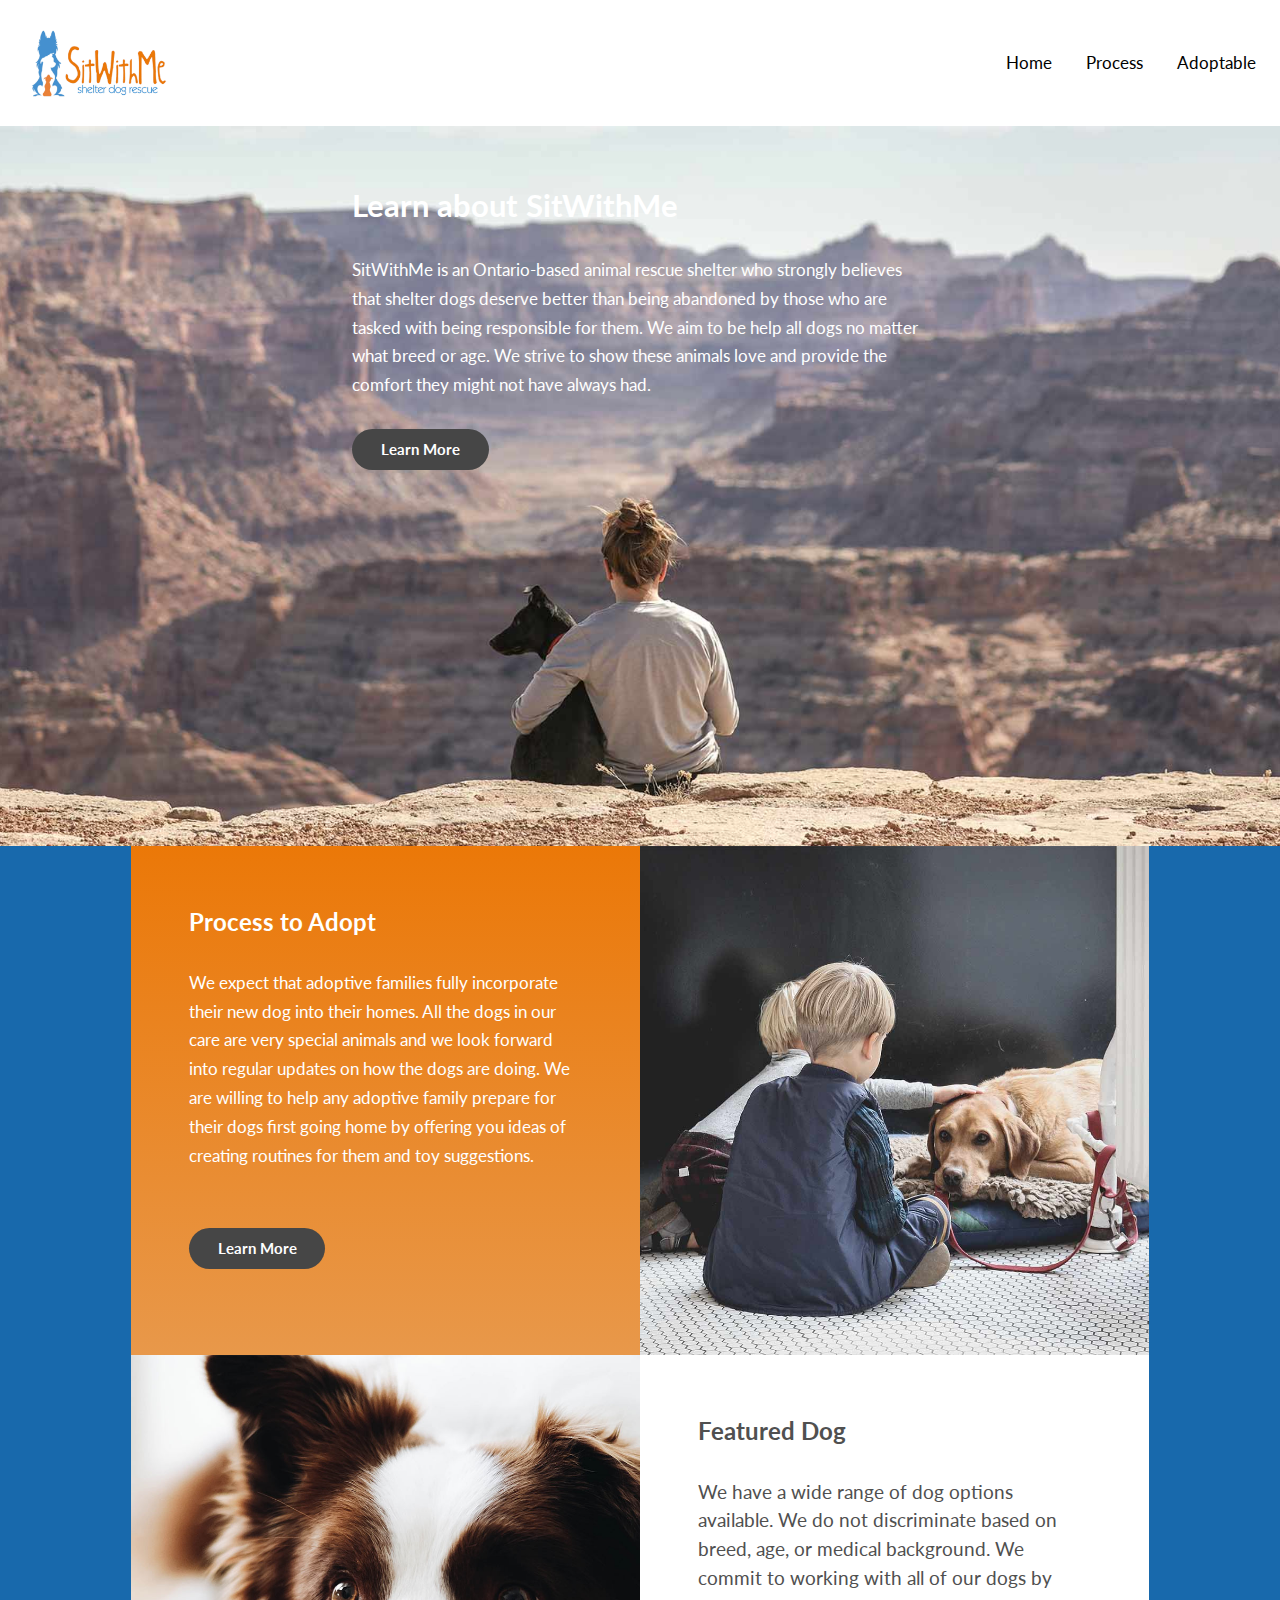
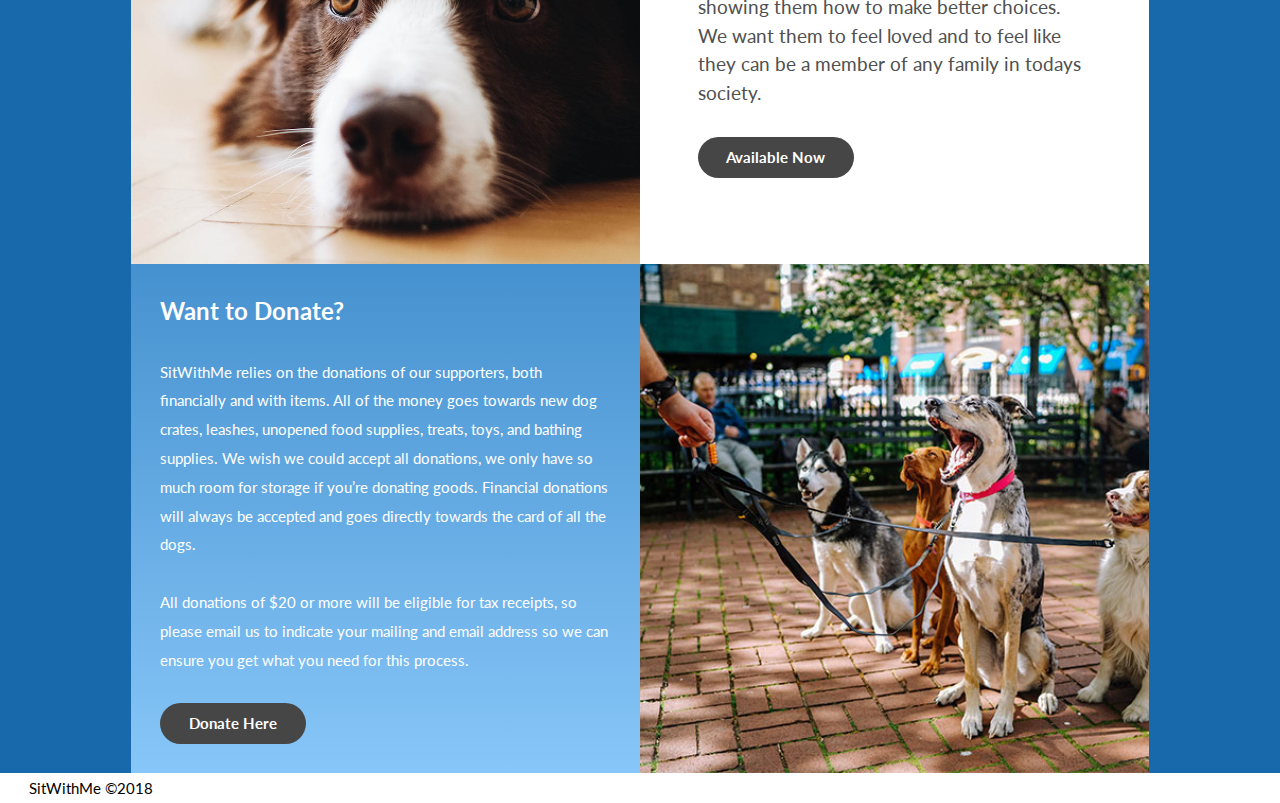
<file: index.html>
<!DOCTYPE html>
<html lang="en-ca">
<head>
  <meta charset="utf-8">
  <title>SitWithMe</title>
  <link rel="shortcut icon" href="favicon.ico">
  <link rel="icon" type="image/png" href="favicon-196.png">
  <meta name="viewport" content="width=device-width,initial-scale=1">
  <link href="css/modules.css" rel="stylesheet">
  <link href="css/grid.css" rel="stylesheet">
  <link href="css/type.css" rel="stylesheet">
  <link href="css/main.css" rel="stylesheet">
  <link href="https://fonts.googleapis.com/css?family=Lato:400,700,900" rel="stylesheet">
</head>
<body>

  <ul class="skip-links">
    <li><a href="#nav">Jump to nav</a></li>
    <li><a href="#main">Jump to main</a></li>
  </ul>

  <header role="banner" class="grid grid-middle heading-size" tabindex="0">

    <div class=" unit xs-0 s-0 m-1-4 l-1-4 halfsize">
      <a href="index.html">
        <img class="img-flex island" src="images/logo.png" alt="Sit With Me Logo">
      </a>
    </div>

    <nav role="navigation" id="nav" class="unit xs-1 s-1 m-3-4 l-3-4">
      <ul class="list-group-inline text-right push-0 pad-r">
        <li><a class="link-box milli gutter-1-2 current" href="index.html">Home</a></li>
        <li><a class="link-box milli gutter-1-2" href="adopt.html">Process</a></li>
        <li><a class="link-box milli gutter-1-2" href="rescues.html">Adoptable</a></li>
      </ul>
    </nav>
  </header>

  <main id="main" role="main" tabindex="0">
    <!-- banner here -->
    <section class="banner relative embed embed-16by9">
      <article class="max-length island-2 pin-rc pad-t-2 fixdiv embed-item">
        <h1 class="peta whitetext max-length">Learn about SitWithMe</h1>
        <p class="milli whitetext push-0 pad-b">SitWithMe is an Ontario-based animal rescue shelter who strongly believes that shelter dogs deserve better than being abandoned by those who are tasked with being responsible for them. We aim to be help all dogs no matter what breed or age. We strive to show these animals love and provide the comfort they might not have always had.</p>
        <div>
          <a class="text-center btn micro gutter bold" href="#">Learn More</a>
        </div>
      </article>
    </section>
    <!-- grid starts here -->
    <div class="bkgcolorblue">
      <div class="grid wrapper">
        <!-- Process to adopt -->
        <div class="unit xs-1 s-1 m-1-2 l-1-2 xl-1-2 orggrad">
          <div class="island-2">
            <h2 class="whitetext giga">Process to Adopt</h2>
            <p class="whitetext milli push-2">We expect that adoptive families fully incorporate their new dog into their homes. All the dogs in our care are very special animals and we look forward into regular updates on how the dogs are doing. We are willing to help any adoptive family prepare for their dogs first going home by offering you ideas of creating routines for them and toy suggestions.</p>
            <a class="text-center btn micro gutter bold" href="#">Learn More</a>
          </div>
        </div>
        <!-- image adopt -->
        <div class="unit xs-1 s-1 m-1-2 l-1-2 xl-1-2">
          <img class="img-flex" src="images/adopt-homepage.jpg" alt="">
        </div>

        <!-- image featured -->
        <div class="unit xs-1 s-1 m-1-2 l-1-2 xl-1-2">
          <img class="img-flex" src="images/featured-homepage.jpg" alt="">
        </div>
        <!-- featured dog -->
        <div class="unit xs-1 s-1 m-1-2 l-1-2 xl-1-2 bkgroundwhite">
          <div class="island-2">
            <h2 class="greytext giga">Featured Dog</h2>
            <p class="greytext kilo push">We have a wide range of dog options available. We do not discriminate based on breed, age, or medical background. We commit to working with all of our dogs by showing them how to make better choices. We want them to feel loved and to feel like they can be a member of any family in todays society.</p>
            <a class="text-center btn micro gutter bold" href="#">Available Now</a>
          </div>
        </div>

        <!-- Want to Donate -->
        <div class="unit xs-1 s-1 m-1-2 l-1-2 xl-1-2 bluegrad">
          <div class="island">
            <h2 class="giga whitetext bold">Want to Donate?</h2>
            <p class="micro whitetext">SitWithMe relies on the donations of our supporters, both financially and with items. All of the money goes towards new dog crates, leashes, unopened food supplies, treats, toys, and bathing supplies. We wish we could accept all donations, we only have so much room for storage if you’re donating goods. Financial donations will always be accepted and goes directly towards the card of all the dogs.</p>
            <p class="micro whitetext">All donations of $20 or more will be eligible for tax receipts, so please email us to indicate your mailing and email address so we can ensure you get what you need for this process.</p>
            <a class="text-center btn micro gutter bold" href="#">Donate Here</a>
          </div>
        </div>
        <!-- donate image -->
        <div class="unit xs-1 s-1 m-1-2 l-1-2 xl-1-2 img-container">
          <img class="img-flex" src="images/donate-homepage.jpg" alt="">
        </div>

      </div>
    </div>
  </main>

  <footer role="contentinfo" class="grid grid-middle">
    <div class="unit xs-1-2 s-1-2 m-1-2 l-1-2">
      <small class="gutter micro">SitWithMe ©2018</small>
    </div>

    <!-- <div class="unit xs-1-2 s-1-2 m-1-2 l-1-2 text-right pad-r">

      <ul class="list-group-inline island push-0">
        <li>
          <i class="icon i-size">
            <a href="#">
              <img class="img-flex" src="images/facebook.svg" alt="Facebook Button">
            </a>
          </i>
        </li>
        <li class="gutter-1-2">
          <i class="icon i-size">
            <a href="#">
              <img class="img-flex" src="images/twitter.svg" alt="Twitter Icon">
            </a>
          </i>
        </li>
        <li>
          <i class="icon i-size">
            <a href="#">
              <img class="img-flex" src="images/instagram.svg" alt="Instagram Icon">
            </a>
          </i>
        </li>
      </ul>

    </div> -->
  </footer>

</body>
</html>
</file>
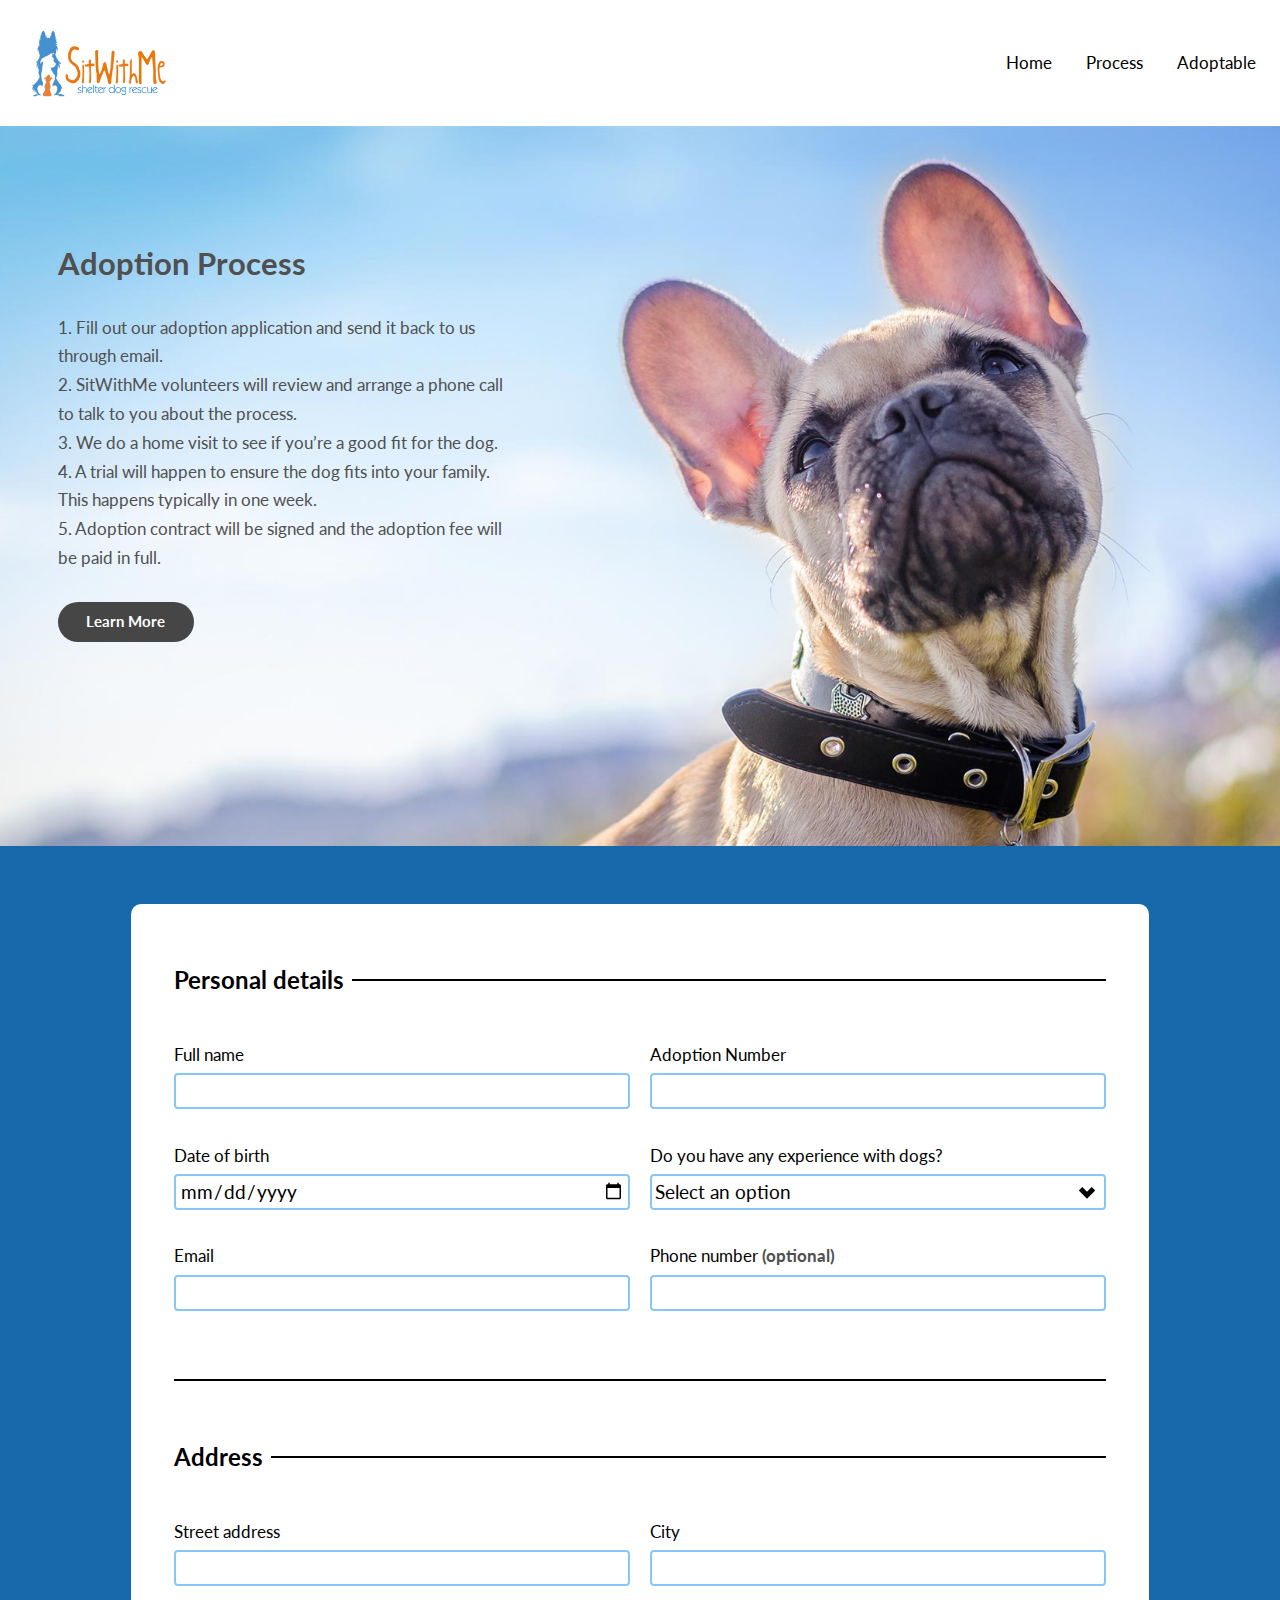
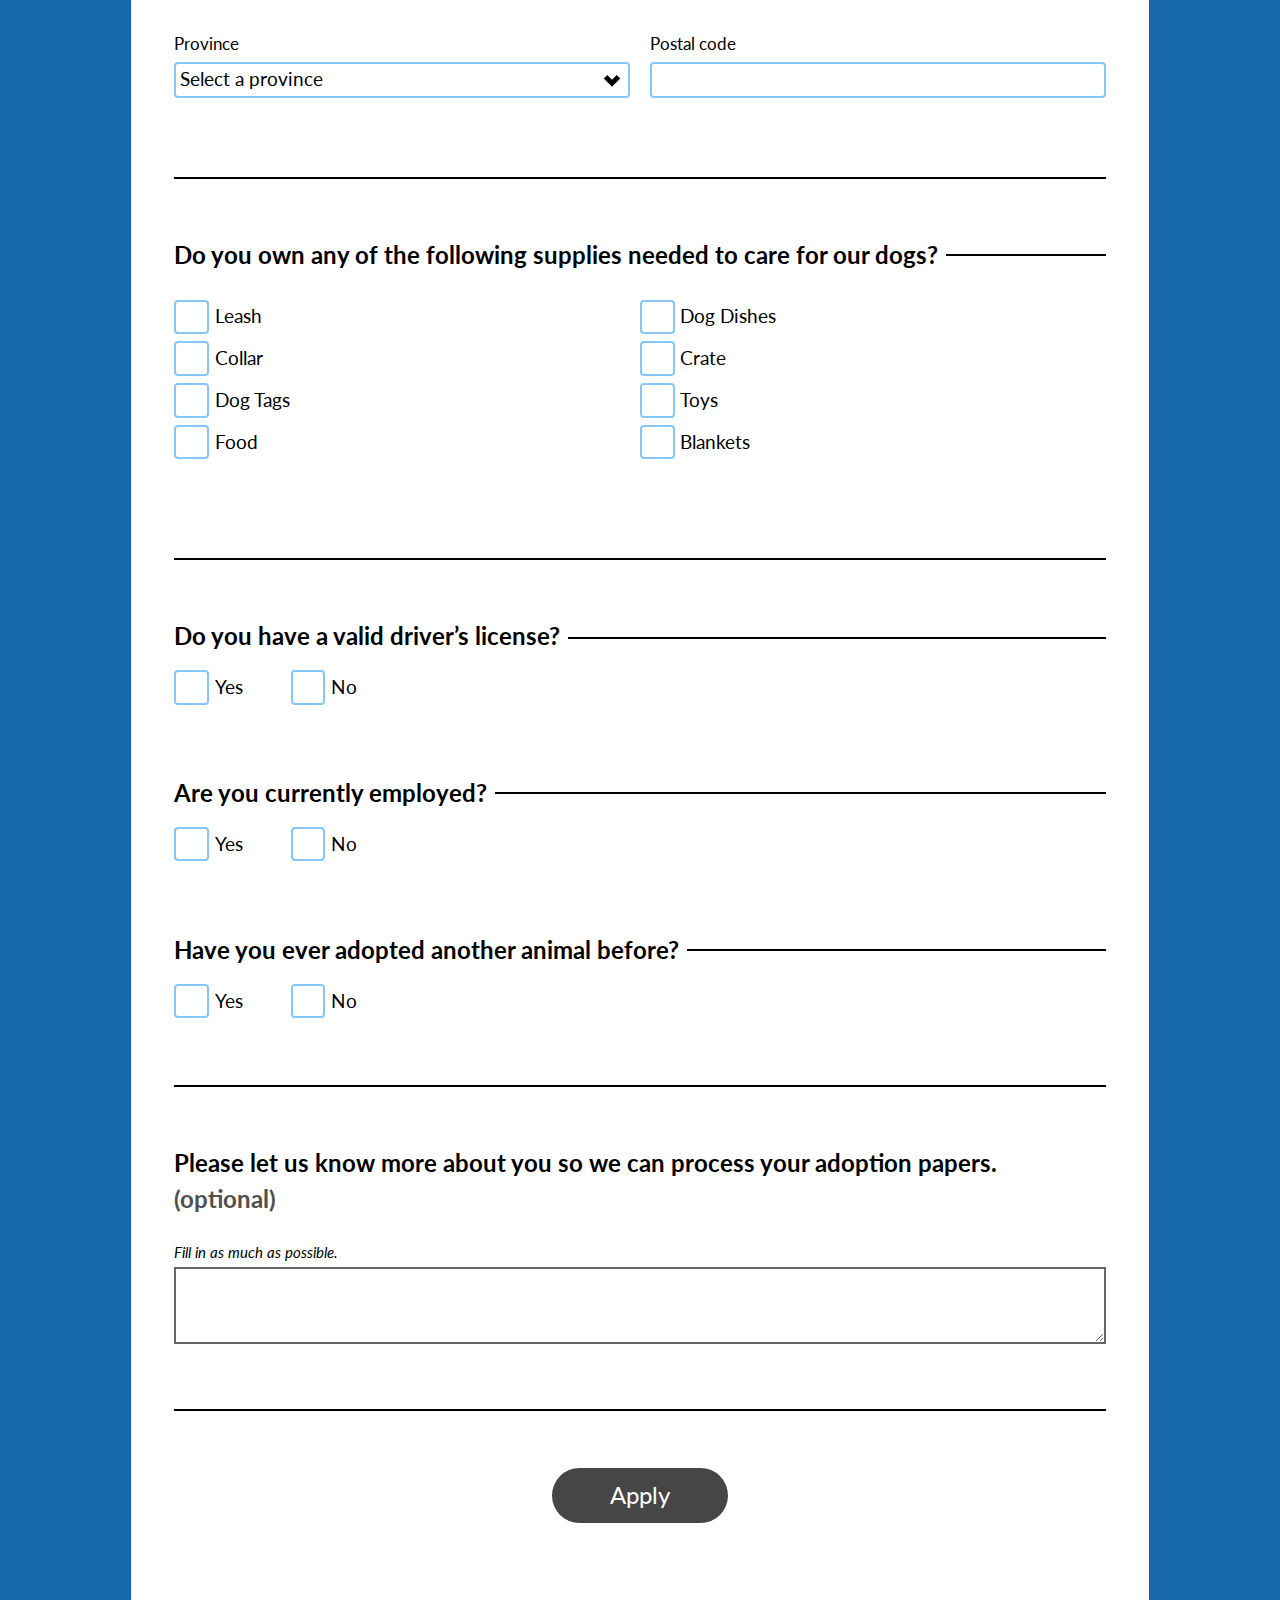
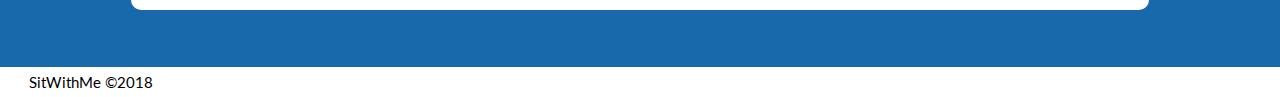
<file: adopt.html>
<!DOCTYPE html>
<html lang="en-ca">
<head>
  <meta charset="utf-8">
  <title>Process</title>
  <link rel="shortcut icon" href="favicon.ico">
  <link rel="icon" type="image/png" href="favicon-196.png">
  <meta name="viewport" content="width=device-width,initial-scale=1">
  <link href="css/modules.css" rel="stylesheet">
  <link href="css/grid.css" rel="stylesheet">
  <link href="css/type.css" rel="stylesheet">
  <link href="css/main.css" rel="stylesheet">
  <link href="https://fonts.googleapis.com/css?family=Lato:400,700,900" rel="stylesheet">
</head>
<body>

  <ul class="skip-links">
    <li><a href="#nav">Jump to nav</a></li>
    <li><a href="#main">Jump to main</a></li>
  </ul>

  <header role="banner" class="grid grid-middle heading-size" tabindex="0">

    <div class=" unit xs-0 s-0 m-1-4 l-1-4 halfsize">
      <a href="index.html">
        <img class="img-flex island" src="images/logo.png" alt="Sit With Me Logo">
      </a>
    </div>

    <nav role="navigation" id="nav" class="unit xs-1 s-1 m-3-4 l-3-4">
      <ul class="list-group-inline text-right push-0 pad-r">
        <li><a class="link-box milli gutter-1-2" href="index.html">Home</a></li>
        <li><a class="link-box milli gutter-1-2 current" href="adopt.html">Process</a></li>
        <li><a class="link-box milli gutter-1-2" href="rescues.html">Adoptable</a></li>
      </ul>
    </nav>
  </header>

  <main id="main" role="main" tabindex="0">
    <section class="banner-3 embed embed-16by9">
      <article class="pad-t-2 pin-cl gutter-2 max-width right pad-b embed-item">
        <h1 class="pad-t-2 peta greytext max-length">Adoption Process</h1>
        <p class="milli greytext push-0">1. Fill out our adoption application and send it back to us through email.</p>
        <p class="milli greytext push-0">2. SitWithMe volunteers will review and arrange a phone call to talk to you about the process.</p>
        <p class="milli greytext push-0">3. We do a home visit to see if you’re a good fit for the dog.</p>
        <p class="milli greytext push-0">4. A trial will happen to ensure the dog fits into your family. This happens typically in one week.</p>
        <p class="milli greytext push-0">5. Adoption contract will be signed and the adoption fee will be paid in full.</p>
        <div class="pad-t pad-b-2">
          <a class="text-center btn micro gutter bold" href="#">Learn More</a>
        </div>
      </article>
    </section>

    <section class="formbkg island-2">
      <div class="formpage island wrapper">

        <form class="wrapper gutter-1-2 island" method="post" action="https://formspree.io/pand0025@algonquinlive.com">
          <fieldset class="pad-b push-1-4">
            <legend class="push-1-4 giga">Personal details</legend>
            <div class="grid pad-t">
              <div class="unit push xs-1 s-1 m-1-2 l-1-2 pad-r">
                <label class="push-1-8 milli" for="name">Full name</label>
                <input class="push-1-8 pad-r" id="name" name="name" required>
              </div>
              <div class="unit push xs-1 s-1 m-1-2 l-1-2 pad-l">
                <label class="push-1-8 milli" for="call">Adoption Number</label>
                <input class="push-1-8" id="call" name="call" required>
              </div>
              <div class="unit push xs-1 s-1 m-1-2 l-1-2 pad-r">
                <label class="push-1-8 milli" for="date">Date of birth</label>
                <input class="push-1-8" id="date" type="date" name="date" required>
              </div>
              <div class="unit push xs-1 s-1 m-1-2 l-1-2 pad-l">
                <label class="push-1-8 milli" for="experiences">Do you have any experience with dogs?</label>
                <select class="push-1-8" id="experiences" name="experiences">
                  <option value="">Select an option</option>
                  <option>No, but I've always wanted one.</option>
                  <option>No, but I've spent lots of time with them.</option>
                  <option>Yes, I used to have one.</option>
                  <option>Yes, I currently own one.</option>
                  <option>Yes, I have more than one.</option>
                  <option>Other</option>
                </select>
              </div>
              <div class="unit push xs-1 s-1 m-1-2 l-1-2 pad-r">
                <label class="push-1-8 milli" for="email">Email</label>
                <input class="push-1-8" id="email" type="email" name="email" required>
              </div>
              <div class="unit push xs-1 s-1 m-1-2 l-1-2 pad-l">
                <label class="push-1-8 milli" for="tel">Phone number <span class="greytext bold">(optional)</span></label>
                <input id="tel" type="tel" name="tel" required>
              </div>
            </div>
          </fieldset>
          <hr class="push-2">
          <fieldset class="push-1-4 pad-b">
            <legend class="push-1-4 giga">Address</legend>
            <div class="grid pad-t">
              <div class="unit push xs-1 s-1 m-1-2 l-1-2 pad-r">
                <label class="push-1-8 milli" for="address">Street address</label>
                <input class="push-1-2" id="address" name="address" required>
              </div>
              <div class="unit push xs-1 s-1 m-1-2 l-1-2 pad-l">
                <label class="push-1-8 milli" for="city">City</label>
                <input class="push-1-2" id="city" name="city" required>
              </div>
              <div class="unit push xs-1 s-1 m-1-2 l-1-2 pad-r">
                <label class="push-1-8 milli" for="province">Province</label>
                <select class="push-1-2" id="province" name="province">
                  <option value="">Select a province</option>
                  <option>Alberta</option>
                  <option>British Columbia</option>
                  <option>Manitoba</option>
                  <option>New Brunswick</option>
                  <option>Newfoundland & Labrador</option>
                  <option>Northwest Territories</option>
                  <option>Nova Scotia</option>
                  <option>Nunavut</option>
                  <option>Ontario</option>
                  <option>Prince Edward Island</option>
                  <option>Québec</option>
                  <option>Saskatchewan</option>
                  <option>Yukon</option>
                </select>
              </div>
              <div class="unit push xs-1 s-1 m-1-2 l-1-2 pad-l">
                <label class="push-1-8 milli" for="postal">Postal code</label>
                <input class="push-1-2" id="postal" name="postal" required>
              </div>
            </div>
          </fieldset>
          <hr class="push-2">

          <fieldset class="push-1-8 pad-b-2">
            <legend class="giga push-1-2">Do you own any of the following supplies needed to care for our dogs?</legend>
            <div class="grid pad-t-1-4">
              <div class="unit push xs-1 s-1 m-1-2 l-1-2">
                <div class="push-1-4">
                  <input id="leash" type="checkbox" name="leash" required>
                  <label for="leash">Leash</label>
                </div>
                <div class="push-1-4">
                  <input id="collar" type="checkbox" name="collar" required>
                  <label for="collar">Collar</label>
                </div>
                <div class="push-1-4">
                  <input id="dog-tag" type="checkbox" name="dog-tag" required>
                  <label for="dog-tag">Dog Tags</label>
                </div>
                <div class="push-1-4">
                  <input id="food" type="checkbox" name="food" required>
                  <label for="food">Food</label>
                </div>
              </div>
              <div class="unit push xs-1 s-1 m-1-2 l-1-2">
                <div class="push-1-4">
                  <input id="dishes" type="checkbox" name="dishes" required>
                  <label for="dishes">Dog Dishes</label>
                </div>
                <div class="push-1-4">
                  <input id="crate" type="checkbox" name="crate" required>
                  <label for="crate">Crate</label>
                </div>
                <div class="push-1-4">
                  <input id="tugtoy" type="checkbox" name="tugtoy" required>
                  <label for="tugtoy">Toys</label>
                </div>
                <div class="push-1-4">
                  <input id="blankie" type="checkbox" name="blankie" required>
                  <label for="blankie">Blankets</label>
                </div>
              </div>
            </div>
          </fieldset>
          <hr class="push-2">
          <fieldset>
            <legend class="pad-b-1-8 giga push-1-4">Do you have a valid driver’s license?</legend>
            <div class="push">
              <input id="validy" type="radio" name="driverlice" required>
              <label class="push-r-1-2" for="validy">Yes</label>
              <input id="validn" type="radio" name="driverlice" required>
              <label class="gutter" for="validn">No</label>
            </div>
          </fieldset>
          <fieldset>
            <legend class="push-1-4 giga pad-b-1-8 pad-t-1-8">Are you currently employed?</legend>
            <div class="push">
              <input id="validye" type="radio" name="employeeed" required>
              <label class="push-r-1-2" for="validye">Yes</label>
              <input id="validne" type="radio" name="employeeed" required>
              <label class="gutter" for="validne">No</label>
            </div>
          </fieldset>
          <fieldset class="push-2">
            <legend class="giga push-1-4 pad-b-1-8 pad-t-1-8">Have you ever adopted another animal before?</legend>
            <div>
              <div>
                <input id="validyeq" type="radio" name="dogbef" required>
                <label class="push-r-1-2" for="validyeq">Yes</label>
                <input id="validneq" type="radio" name="dogbef" required>
                <label class="gutter" for="validneq">No</label>
              </div>
            </div>
          </fieldset>
          <hr class="push-2">
          <fieldset class="push-2">
            <legend class="giga push-1-2">Please let us know more about you so we can process your adoption papers. <span class="greytext">(optional)</span></legend>
            <div>
              <label class="micro italic" for="questionaire">Fill in as much as possible.</label>
              <textarea id="questionaire" name="questionaire"></textarea>
            </div>
          </fieldset>
          <hr>
          <div class="text-center pad-t pad-b">
            <button class="giga btn gutter-2" type="submit">Apply</button>
          </div>
        </form>

      </div>
    </section>
  </main>

  <footer role="contentinfo" class="grid grid-middle">
    <div class="unit xs-1-2 s-1-2 m-1-2 l-1-2">
      <small class="gutter micro">SitWithMe ©2018</small>
    </div>

    <!--<div class="unit xs-1-2 s-1-2 m-1-2 l-1-2 text-right pad-r">

      <ul class="list-group-inline island push-0">
        <li>
          <i class="icon i-size">
            <a href="#">
              <img class="img-flex" src="images/facebook.svg" alt="Facebook Icon">
            </a>
          </i>
        </li>
        <li class="gutter-1-2">
          <i class="icon i-size">
            <a href="#">
              <img class="img-flex" src="images/twitter.svg" alt="Twitter Icon">
            </a>
          </i>
        </li>
        <li>
          <i class="icon i-size">
            <a href="#">
              <img class="img-flex" src="images/instagram.svg" alt="Instagram Icon">
            </a>
          </i>
        </li>
      </ul>

    </div> -->
  </footer>

</body>
</html>
</file>
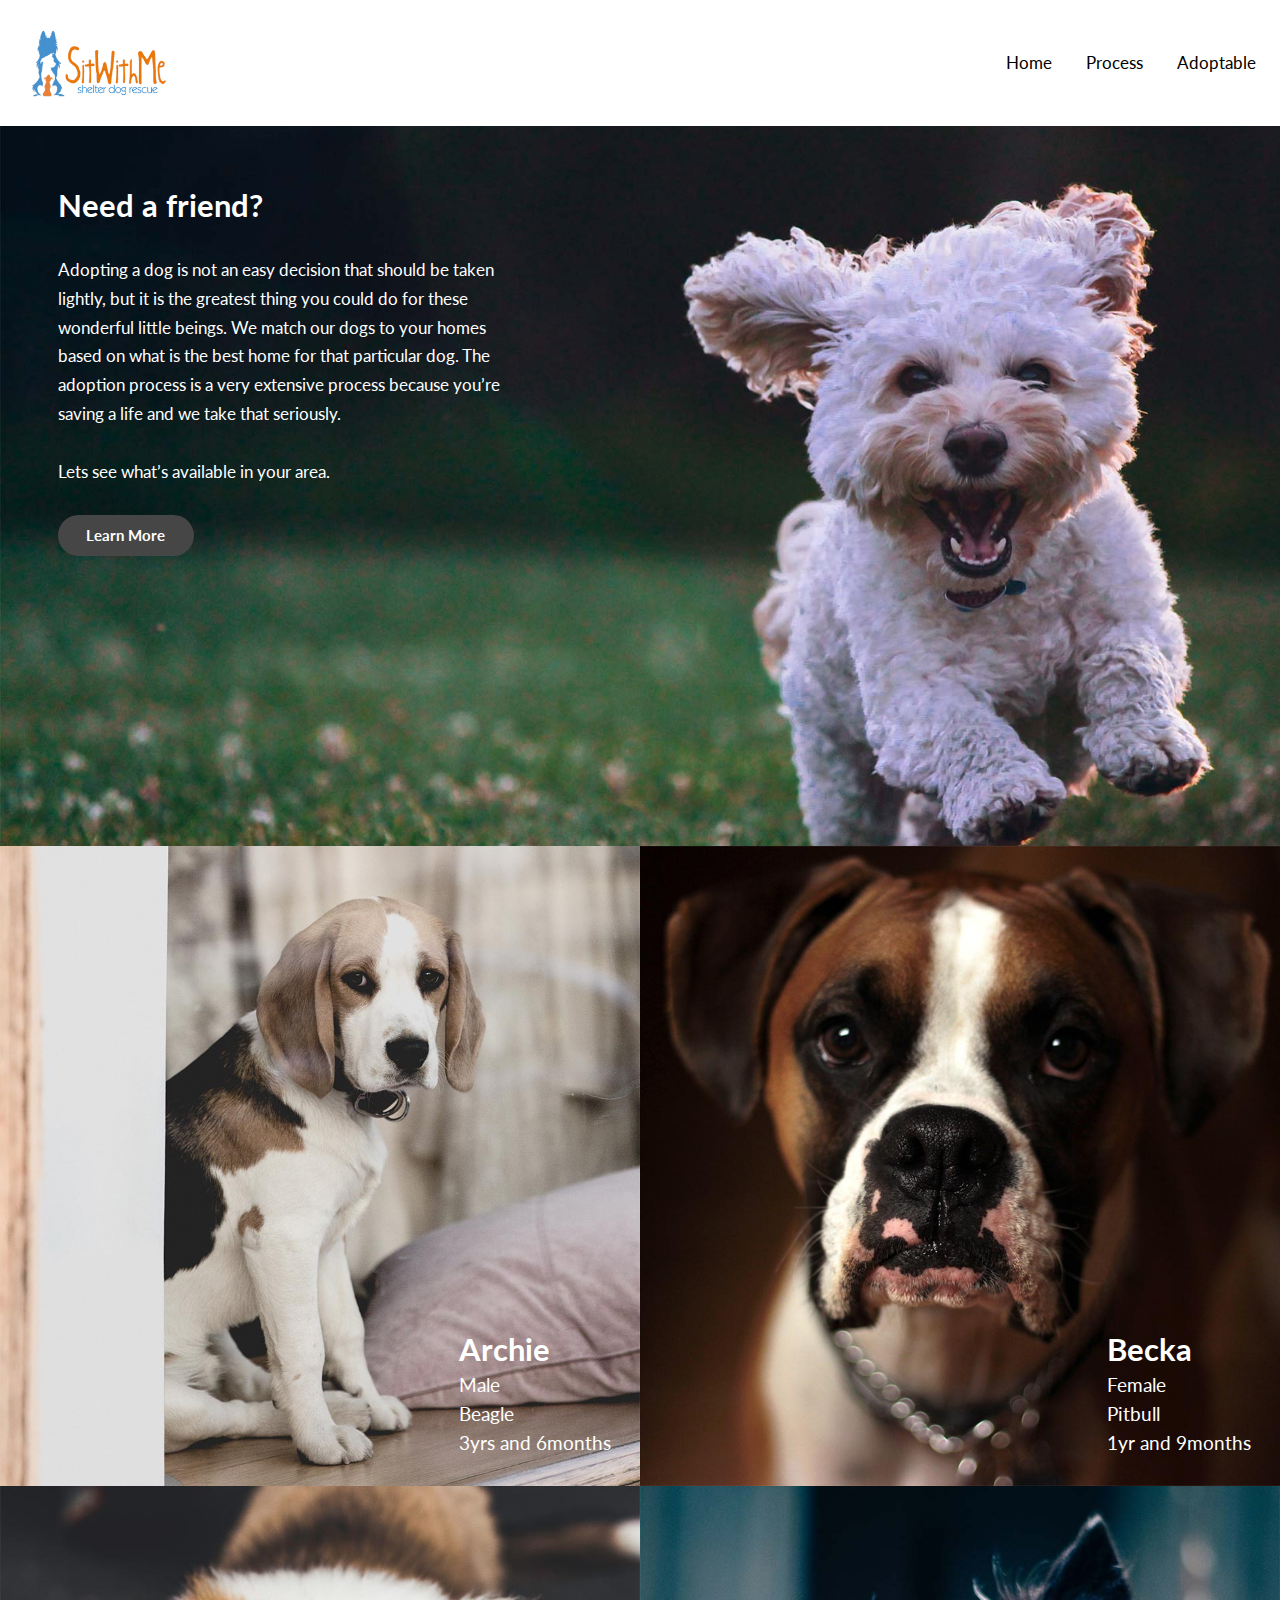
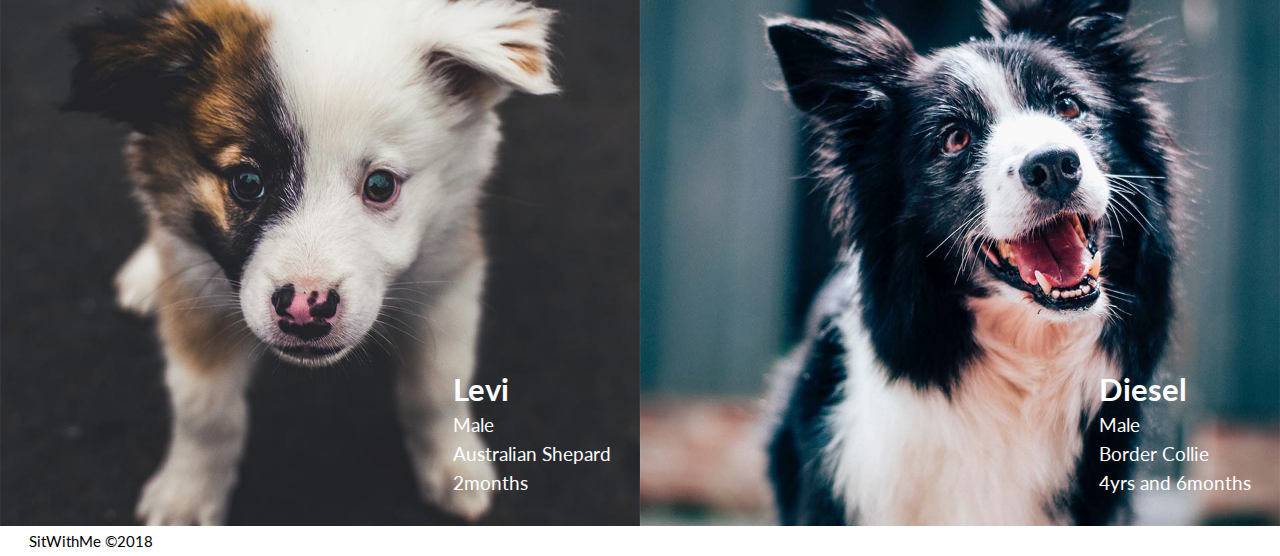
<file: rescues.html>
<!DOCTYPE html>
<html lang="en-ca">
<head>
  <meta charset="utf-8">
  <title>Adoptable</title>
  <link rel="shortcut icon" href="favicon.ico">
  <link rel="icon" type="image/png" href="favicon-196.png">
  <meta name="viewport" content="width=device-width,initial-scale=1">
  <link href="css/modules.css" rel="stylesheet">
  <link href="css/grid.css" rel="stylesheet">
  <link href="css/type.css" rel="stylesheet">
  <link href="css/main.css" rel="stylesheet">
  <link href="https://fonts.googleapis.com/css?family=Lato:400,700,900" rel="stylesheet">
</head>
<body>

  <ul class="skip-links">
    <li><a href="#nav">Jump to nav</a></li>
    <li><a href="#main">Jump to main</a></li>
  </ul>

  <header role="banner" class="grid grid-middle heading-size">

    <div class=" unit xs-0 s-0 m-1-4 l-1-4 halfsize">
      <a href="index.html">
        <img class="img-flex island" src="images/logo.png" alt="Sit With Me Logo">
      </a>
    </div>

    <nav role="navigation" id="nav" class="unit xs-1 s-1 m-3-4 l-3-4">
      <ul class="list-group-inline text-right push-0 pad-r">
        <li><a class="link-box milli gutter-1-2" href="index.html">Home</a></li>
        <li><a class="link-box milli gutter-1-2" href="adopt.html">Process</a></li>
        <li><a class="link-box milli gutter-1-2 current" href="rescues.html">Adoptable</a></li>
      </ul>
    </nav>
  </header>

  <main id="main" role="main" tabindex="0">
    <section class="banner-2 embed embed-16by9">
      <article class="pin-l max-width gutter-2 island-2 right embed-item">
        <h1 class="peta whitetext max-length">Need a friend?</h1>
        <p class="milli whitetext push-0 pad-b">Adopting a dog is not an easy decision that should be taken lightly, but it is the greatest thing you could do for these wonderful little beings. We match our dogs to your homes based on what is the best home for that particular dog. The adoption process is a very extensive process because you’re saving a life and we take that seriously.</p>
        <p class="milli whitetext push-0 pad-b">Lets see what’s available in your area.</p>
        <div>
          <a class="text-center btn micro gutter bold" href="#">Learn More</a>
        </div>
      </article>
    </section>

    <div class="grid">

      <div class="unit xs-1 s-1 m-1-2 l-1-2 relative">
        <a class="dog-hover" href="#">
          <div class="absolute pin-rb island zindex-3">
            <h2 class="push-0 whitetext">Archie</h2>
            <p class="push-0 whitetext">Male</p>
            <p class="push-0 whitetext">Beagle</p>
            <p class="push-0 whitetext">3yrs and 6months</p>
          </div>
          <img class="img-flex" src="images/dog-1.jpg" alt="image of Archie the beagle 3 year old adoptable dog">
        </a>
      </div>

      <div class="unit xs-1 s-1 m-1-2 l-1-2 colourhover relative">
        <a class="dog-hover" href="#">
          <div class="absolute pin-rb island">
            <h2 class="push-0 whitetext">Becka</h2>
            <p class="push-0 whitetext">Female</p>
            <p class="push-0 whitetext">Pitbull</p>
            <p class="push-0 whitetext">1yr and 9months</p>
          </div>
          <img class="img-flex" src="images/dog-2.jpg" alt="image of Archie the beagle 3 year old adoptable dog">
        </a>
      </div>

      <div class="unit xs-1 s-1 m-1-2 l-1-2 colourhover relative">
        <a class="dog-hover" href="#">
          <div class="absolute pin-rb island">
            <h2 class="push-0 whitetext">Levi</h2>
            <p class="push-0 whitetext">Male</p>
            <p class="push-0 whitetext">Australian Shepard</p>
            <p class="push-0 whitetext">2months</p>
          </div>
          <img class="img-flex" src="images/dog-3.jpg" alt="image of Archie the beagle 3 year old adoptable dog">
        </a>
      </div>

      <div class="unit xs-1 s-1 m-1-2 l-1-2 colourhover relative">
        <a class="dog-hover" href="#">
          <div class="absolute pin-rb island">
            <h2 class="push-0 whitetext">Diesel</h2>
            <p class="push-0 whitetext">Male</p>
            <p class="push-0 whitetext">Border Collie</p>
            <p class="push-0 whitetext">4yrs and 6months</p>
          </div>
          <img class="img-flex" src="images/dog-4.jpg" alt="image of Archie the beagle 3 year old adoptable dog">
        </a>
      </div>
    </div>
  </main>

  <footer role="contentinfo" class="grid grid-middle">
    <div class="unit xs-1-2 s-1-2 m-1-2 l-1-2">
      <small class="gutter micro">SitWithMe ©2018</small>
    </div>

    <!-- <div class="unit xs-1-2 s-1-2 m-1-2 l-1-2 text-right pad-r">

      <ul class="list-group-inline island push-0">
        <li>
          <i class="icon i-size">
            <a href="#">
              <img class="img-flex" src="images/facebook.svg" alt="Facebook Icon">
            </a>
          </i>
        </li>
        <li class="gutter-1-2">
          <i class="icon i-size">
            <a href="#">
              <img class="img-flex" src="images/twitter.svg" alt="Twitter Icon">
            </a>
          </i>
        </li>
        <li>
          <i class="icon i-size">
            <a href="#">
              <img class="img-flex" src="images/instagram.svg" alt="Instagram Icon">
            </a>
          </i>
        </li>
      </ul>

    </div> -->
  </footer>

</body>
</html>
</file>
<file: css/modules.css>
/*
 * Modulifier || Code released under the UNLICENSE
 * Code under other copyrights & licenses listed below.
 * https://modulifier.web-dev.tools/#responsive;images;list-group;embed;media-object;icons;hidden;positioning;nice-lists;forms;buttons;accessibility;print
 */

@-moz-viewport { width: device-width; scale: 1; }
@-ms-viewport { width: device-width; scale: 1; }
@-o-viewport { width: device-width; scale: 1; }
@-webkit-viewport { width: device-width; scale: 1; }
@viewport { width: device-width; scale: 1; }

html {
  box-sizing: border-box;
  -moz-text-size-adjust: 100%;
  -ms-text-size-adjust: 100%;
  -webkit-text-size-adjust: 100%;
  text-size-adjust: 100%;
}

*, *::before, *::after {
  box-sizing: inherit;
}

body {
  margin: 0;
}

article,
aside,
details,
figcaption,
figure,
footer,
header,
main,
menu,
nav,
section,
summary {
  display: block;
}

audio,
canvas,
progress,
video {
  display: inline-block;
  vertical-align: baseline;
}

template {
  display: none;
}

details {
  cursor: pointer;
}

audio:not([controls]) {
  display: none;
  height: 0;
}

a,
area,
button,
input,
label,
select,
textarea,
[tabindex] {
  -ms-touch-action: manipulation;
  touch-action: manipulation;
}

img {
  border: 0;
}

.img-flex,
.img-flex img {
  display: block;
  width: 100%;
}

svg {
  fill: currentColor;
}

svg:not(:root) {
  overflow: hidden;
}

svg.img-flex {
  width: 100%;
  height: 100%;
}

.image-replacement, .ir {
  overflow: hidden;
  direction: ltr;
  text-align: left;
  text-indent: 100%;
  white-space: nowrap;
}

.list-group, .list-group-inline, .list-group--inline {
  padding-left: 0;
  list-style-type: none;
}

.list-group > dd {
  margin-left: 0;
}

.list-group-inline::before,
.list-group-inline::after,
.list-group--inline::before,
.list-group--inline::after {
  content: "";
  display: table;
}

.list-group-inline::after,
.list-group--inline::after {
  clear: both;
}

.list-group-inline > li,
.list-group--inline > li {
  display: inline-block;
}

.list-group-inline > dt,
.list-group--inline > dt {
  clear: left;
  float: left;
  width: 11em;
}

.list-group-inline > dd,
.list-group--inline > dd {
  float: left;
  min-width: 12em;
}

.embed {
  margin-left: 0;
  margin-right: 0;
  overflow: hidden;
  position: relative;
  width: 100%;
}

.embed-1by1, .embed--1by1 {
  padding-top: 100%; /* Square */
}

.embed-4by3, .embed--4by3 {
  padding-top: 75%; /* Traditional TV/computer screens */
}

.embed-iso216, .embed--iso216 {
  padding-top: 70.92%; /* A-standard paper sizes */
}

.embed-3by2, .embed--3by2 {
  padding-top: 66.6%; /* Classic 35 mm film & most digital photos, landscape */
}

.embed-2by3, .embed--2by3 {
  padding-top: 150%; /* Classic 35 mm film & most digital photos, portrait */
}

.embed-golden, .embed--golden {
  padding-top: 61.8%; /* The Golden Ratio */
}

.embed-16by9, .embed--16by9 {
  padding-top: 56.25%; /* HD TV */
}

.embed-185by100, .embed--185by100 {
  padding-top: 54.05%; /* Common widescreen cinema */
}

.embed-24by10, .embed--24by10 {
  padding-top: 41.667%; /* Widescreen cinema: 2.4:1 */
}

.embed-3by1, .embed--3by1 {
  padding-top: 33.3333%; /* Panorama photos */
}

.embed-4by1, .embed--4by1 {
  padding-top: 25%; /* Polyvision */
}

.embed-5by1, .embed--5by1 {
  padding-top: 20%; /* Really wide... */
}

.embed-item, .embed__item {
  min-height: 100%;
  left: 0;
  position: absolute;
  top: 0;
  width: 100%;
}

.media {
  overflow: hidden;
}

.media-img, .media__img {
  float: left;
}

.media-img-reversed, .media__img--reversed {
  float: right;
}

.media-img-stacked, .media__img--stacked {
  float: none;
}

.media-body, .media__body {
  overflow: hidden;
  min-width: 12em; /* Slightly less than 200px, responsiveness built in */
}

.icon {
  display: inline-block;
  position: relative;
  background: transparent none no-repeat center center;
  background-size: contain;
  vertical-align: middle;
}

.i-16, .i--16 {
  height: 16px;
  width: 16px;
}

.i-18, .i--18 {
  height: 18px;
  width: 18px;
}

.i-20, .i--20 {
  height: 20px;
  width: 20px;
}

.i-24, .i--24 {
  height: 24px;
  width: 24px;
}

.i-32, .i--32 {
  height: 32px;
  width: 32px;
}

.i-48, .i--48 {
  height: 48px;
  width: 48px;
}

.i-64, .i--64 {
  height: 64px;
  width: 64px;
}

.i-96, .i--96 {
  height: 96px;
  width: 96px;
}

.i-128, .i--128 {
  height: 128px;
  width: 128px;
}

.i-192, .i--192 {
  height: 192px;
  width: 192px;
}

.i-256, .i--256 {
  height: 256px;
  width: 256px;
}

.icon img,
.icon svg {
  left: 0;
  height: 100%;
  position: absolute;
  top: 0;
  width: 100%;
  fill: currentColor;
}

.icon-label {
  vertical-align: middle;
}

.icon-link,
.icon-link:focus,
.icon-link:hover {
  text-decoration: none;
}

[hidden], .hidden {
  /* stylelint-disable declaration-no-important */
  display: none !important;
  visibility: hidden !important;
  /* stylelint-enable */
}

.visually-hidden {
  height: 1px;
  margin: -1px;
  overflow: hidden;
  padding: 0;
  position: absolute;
  width: 1px;
  border: 0;
  clip: rect(0 0 0 0);
  clip-path: inset(50%);
}

.visually-hidden.focusable:active, .visually-hidden.focusable:focus {
  height: auto;
  margin: 0;
  overflow: visible;
  position: static;
  width: auto;
  clip: auto;
  clip-path: none;
}

.invisible {
  visibility: hidden;
}

.chop,
.crop {
  overflow: hidden;
}

.truncate {
  max-width: 100%;
  overflow: hidden;
  width: 100%;
  text-overflow: ellipsis;
  white-space: nowrap;
}

.scrollable {
  max-width: 100%;
  overflow-x: auto;
  overflow-y: hidden;
  -webkit-overflow-scrolling: touch;
}

.clearfix::after {
  content: " ";
  display: block;
  clear: both;
}

.left {
  float: left;
}

.right {
  float: right;
}

.center-text,
.center-flow {
  text-align: center;
}

.center-block {
  margin-left: auto;
  margin-right: auto;
}

.no-auto-margins,
.not-centered {
  /* stylelint-disable declaration-no-important */
  margin-left: 0 !important;
  margin-right: 0 !important;
  /* stylelint-enable */
}

.center-content,
.center-content-vertical,
.center-contents,
.center-contents-vertical {
  display: -webkit-flex;
  display: -ms-flexbox;
  display: flex;
  -webkit-justify-content: center;
  -ms-flex-pack: center;
  justify-content: center;
  -webkit-align-items: center;
  -ms-flex-align: center;
  align-items: center;
  -webkit-align-content: center;
  -ms-flex-line-pack: center;
  align-content: center;
  -webkit-flex-direction: column wrap;
  -ms-flex-direction: column wrap;
  flex-flow: column wrap;
}

.center-content-start,
.center-content-vertical-start,
.center-contents-start,
.center-contents-vertical-start {
  display: -webkit-flex;
  display: -ms-flexbox;
  display: flex;
  -webkit-justify-content: center;
  -ms-flex-pack: center;
  justify-content: center;
  -webkit-flex-direction: column wrap;
  -ms-flex-direction: column wrap;
  flex-flow: column wrap;
}

.center-content-horizontal,
.center-contents-horizontal {
  display: -webkit-flex;
  display: -ms-flexbox;
  display: flex;
  -webkit-justify-content: center;
  -ms-flex-pack: center;
  justify-content: center;
  -webkit-align-items: center;
  -ms-flex-align: center;
  align-items: center;
  -webkit-align-content: center;
  -ms-flex-line-pack: center;
  align-content: center;
  -webkit-flex-direction: row wrap;
  -ms-flex-direction: row wrap;
  flex-flow: row wrap;
}

.inline {
  display: inline;
}

.block {
  display: block;
}

.inline-block, .ib {
  display: inline-block;
}

.valign-top {
  vertical-align: top;
}

.valign-bottom {
  vertical-align: bottom;
}

.valign-middle {
  vertical-align: middle;
}

.fixed {
  position: fixed;
}

.relative {
  position: relative;
}

[class*="pin-"],
.absolute {
  position: absolute;
}

.static {
  position: static;
}

.zindex-1 {
  z-index: 1;
}

.zindex-2 {
  z-index: 2;
}

.zindex-3 {
  z-index: 3;
}

.zindex-1000 {
  z-index: 1000;
}

.pin-top-left,
.pin-left-top,
.pin-tl,
.pin-lt {
  top: 0;
  left: 0;
}

.pin-top-right,
.pin-right-top,
.pin-tr,
.pin-rt {
  top: 0;
  right: 0;
}

.pin-bottom-left,
.pin-left-bottom,
.pin-bl,
.pin-lb {
  bottom: 0;
  left: 0;
}

.pin-bottom-right,
.pin-right-bottom,
.pin-br,
.pin-rb {
  bottom: 0;
  right: 0;
}

.pin-top-center,
.pin-center-top,
.pin-tc,
.pin-ct {
  left: 50%;
  top: 0;
  transform: translateX(-50%);
}

.pin-bottom-center,
.pin-center-bottom,
.pin-bc,
.pin-cb {
  bottom: 0;
  left: 50%;
  transform: translateX(-50%);
}

.pin-center-left,
.pin-left-center,
.pin-cl,
.pin-lc {
  left: 0;
  top: 50%;
  transform: translateY(-50%);
}

.pin-center-right,
.pin-right-center,
.pin-cr,
.pin-rc {
  right: 0;
  top: 50%;
  transform: translateY(-50%);
}

.pin-center, .pin-c {
  left: 50%;
  top: 50%;
  transform: translate(-50%, -50%);
}

.width-quarter, .w-1-4 {
  width: 25%;
}

.width-half, .w-1-2 {
  width: 50%;
}

.width-full, .w-1 {
  width: 100%;
}

.height-quarter, .h-1-4 {
  height: 25%;
}

.height-half, .h-1-2 {
  height: 50%;
}

.height-full, .h-1 {
  height: 100%;
}

.height-win-quarter, .h-w-1-4 {
  height: 25vh;
  max-height: 46em;
}

.height-win-half, .h-w-1-2 {
  height: 50vh;
  max-height: 46em;
}

.height-win-full, .h-w-1 {
  height: 100vh;
  max-height: 46em;
}

ul {
  list-style-type: none;
}

ul > li::before {
  content: "·";
  float: left;
  margin-left: -1.6em;
  width: 1.3em;
  text-align: right;
}

ol {
  counter-reset: ol-simple-numbers;
  list-style-type: none;
}

ol > li::before {
  float: left;
  margin-left: -1.6em;
  width: 1.3em;
  counter-increment: ol-simple-numbers;
  content: counter(ol-simple-numbers);
  text-align: right;
}

.list-group > li::before,
.list-group-inline > li::before,
.list-group--inline > li::before {
  content: none;
}

/* stylelint-disable no-descending-specificity */

/*
 * (c) Nicolas Gallagher and Jonathan Neal of Normalize.css || MIT License
 *     https://necolas.github.io/normalize.css/
 */

button,
input,
optgroup,
select,
textarea {
  color: inherit;
  font: inherit;
  margin: 0;
}

button,
input {
  overflow: visible;
}

button,
select {
  text-transform: none;
}

button,
html [type="button"],
[type="reset"],
[type="submit"] {
  -webkit-appearance: button;
  cursor: pointer;
}

button[disabled],
html input[disabled] {
  cursor: default;
}

button::-moz-focus-inner,
input::-moz-focus-inner {
  border: 0;
  padding: 0;
}

[type="checkbox"],
[type="radio"] {
  opacity: 0;
  position: absolute;
  height: 1px;
  width: 1px;
}

[type="number"]::-webkit-inner-spin-button,
[type="number"]::-webkit-outer-spin-button {
  height: auto;
}

[type="search"]::-webkit-search-cancel-button,
[type="search"]::-webkit-search-decoration {
  -webkit-appearance: none;
}

fieldset {
  padding-left: 0;
  padding-right: 0;

  border: 0;
  border-top: 2px solid #666;
}

legend {
  color: inherit;
  display: table;
  max-width: 100%;
  padding: 0 .3em 0 0;
  white-space: normal;

  border: 0;

  font-weight: bold;
}

optgroup {
  font-weight: bold;
}

::-webkit-input-placeholder {
  color: inherit;
  opacity: .54;
}

::-webkit-file-upload-button {
  -webkit-appearance: button;
  font: inherit;
}

/* End Normalize.css code */

label,
.label-block {
  display: block;
  cursor: pointer;
}

[type="checkbox"] + label,
[type="radio"] + label,
.label-inline {
  display: inline-block;
}

input:not([type]),
[type="text"],
[type="number"],
[type="search"],
[type="url"],
[type="email"],
[type="password"],
[type="tel"],
[type="datetime-local"],
[type="month"],
[type="week"],
[type="date"],
[type="time"],
[type="range"],
select,
textarea {
  -moz-appearance: none;
  -webkit-appearance: none;
  appearance: none;
}

input,
textarea {
  display: block;
  width: 100%;

  background-color: #fff;
  border: 2px solid #666;
  border-radius: 0;
}

label {
  vertical-align: middle;
}

textarea {
  max-width: 100%;
  min-height: 4em;
  overflow: auto;
}

[type="color"] {
  display: inline-block;
  width: 2em;
}

select {
  display: block;
  width: 100%;

  background-image: url("data:image/svg+xml,%3Csvg xmlns='http://www.w3.org/2000/svg' width='256' height='256' viewBox='0 0 256 256'%3E%3Cpath fill='none' stroke='%23000' stroke-miterlimit='10' stroke-width='70' d='M36.3 82.1l91.9 91.8 91.5-91.8'/%3E%3C/svg%3E");
  background-repeat: no-repeat;
  background-position: calc(100% - .4em) center;
  background-size: 18px auto;
  background-color: #fff;
  border: 2px solid #666;
  border-radius: 0;
}

[type="checkbox"] + label::before {
  content: " ";
  display: inline-block;
  height: 1.8em;
  margin-right: .3em;
  position: relative;
  vertical-align: middle;
  top: -.1em;
  width: 1.8em;

  background-color: #fff;
  background-size: cover;
  border: 2px solid #666;

  line-height: inherit;
}

[type="checkbox"]:checked + label::before {
  background-image: url("data:image/svg+xml,%3Csvg xmlns='http://www.w3.org/2000/svg' width='256' height='256' viewBox='0 0 256 256'%3E%3Cpath fill='none' stroke='%23000' stroke-miterlimit='10' stroke-width='50' d='M49.9 130.1l50.8 50.7L206.1 75.2'/%3E%3C/svg%3E");
}

[type="checkbox"]:focus + label::before {
  outline: 3px solid #000;
  z-index: 1000;
}

[type="radio"] + label::before {
  content: " ";
  display: inline-block;
  height: 1.8em;
  margin-right: .3em;
  position: relative;
  vertical-align: middle;
  top: -.1em;
  width: 1.8em;

  background-color: #fff;
  background-size: cover;
  border: 2px solid #666;
  border-radius: 50%;

  line-height: inherit;
}

[type="radio"]:checked + label::before {
  background-image: url("data:image/svg+xml,%3Csvg xmlns='http://www.w3.org/2000/svg' width='256' height='256' viewBox='0 0 256 256'%3E%3Ccircle cx='128' cy='128' r='70.4'/%3E%3C/svg%3E");
}

[type="radio"]:focus + label::before,
[type="radio"] + label:focus::before {
  box-shadow: 0 0 0 3px #000;
  z-index: 1000;
}

[type="range"] {
  border: 0;
  background-color: #fff;
}

[type="range"]::-webkit-slider-runnable-track {
  height: 6px;

  -webkit-appearance: none;
  appearance: none;
  background-color: #ccc;
  border: 0;
  border-radius: 3px;
}

[type="range"]:active::-webkit-slider-runnable-track {
  background-color: #ccc;
}

[type="range"]::-moz-range-track {
  height: 6px;

  -moz-appearance: none;
  appearance: none;
  background-color: #ccc;
  border: 0;
  border-radius: 3px;
}

[type="range"]:active::-moz-range-track {
  background-color: #ccc;
}

[type="range"]::-ms-track {
  height: 6px;

  -ms-appearance: none;
  appearance: none;
  background-color: #ccc;
  border: 0;
  border-radius: 3px;
}

[type="range"]:active::-ms-track {
  background-color: #ccc;
}

[type="range"]::-webkit-slider-thumb {
  margin-top: -4px;
  height: 16px;
  width: 16px;

  -webkit-appearance: none;
  appearance: none;
  background-color: #000;
  border: none;
  border-radius: 50%;
}

[type="range"]:hover::-webkit-slider-thumb {
  background-color: #000;
}

[type="range"]:active::-webkit-slider-thumb {
  background-color: #000;
}

[type="range"]::-moz-range-thumb {
  margin-top: -4px;
  height: 16px;
  width: 16px;

  -webkit-appearance: none;
  appearance: none;
  background-color: #000;
  border: none;
  border-radius: 50%;
}

[type="range"]:hover::-moz-range-thumb {
  background-color: #000;
}

[type="range"]:active::-moz-range-thumb {
  background-color: #000;
}

[type="range"]::-ms-thumb {
  margin-top: -4px;
  height: 16px;
  width: 16px;

  -webkit-appearance: none;
  appearance: none;
  background-color: #000;
  border: none;
  border-radius: 50%;
}

[type="range"]:hover::-ms-thumb {
  background-color: #000;
}

[type="range"]:active::-ms-thumb {
  background-color: #000;
}

[type="checkbox"].hide-custom-input + label::before,
[type="checkbox"] + .hide-custom-input::before,
[type="radio"].hide-custom-input + label::before,
[type="radio"] + .hide-custom-input::before {
  content: none;
  display: none;
}

/* stylelint-enable */

.link-box {
  display: block;
  text-decoration: none;
}

/* stylelint-disable no-descending-specificity */

button,
.btn {
  cursor: pointer;
  display: inline-block;
  margin: 0;
  overflow: visible;
  padding: .375em .75em .42em;
  -webkit-appearance: none;
  -moz-appearance: none;
  appearance: none;
  background-color: #333;
  border-radius: 4px;
  border: 3px solid #333;
  color: #fff;
  font: inherit;
  text-decoration: none;
  text-transform: none;
}

button::-moz-focus-inner {
  border: 0;
  padding: 0;
}

/* stylelint-enable */

button:focus,
button:hover,
.btn:focus,
.btn:hover {
  background-color: #000;
  border-color: #000;
  color: #fff;
}

button[disabled] {
  cursor: default;
}

.btn-light, .btn--light {
  background-color: #e2e2e2;
  border-color: #e2e2e2;
  color: #000;
}

.btn-light:focus,
.btn-light:hover,
.btn--light:focus,
.btn--light:hover {
  background-color: #666;
  border-color: #666;
  color: #fff;
}

.btn-ghost,
.btn--ghost {
  background-color: transparent;
  border-color: #333;
  color: #000;
}

.btn-ghost:focus,
.btn-ghost:hover,
.btn--ghost:focus,
.btn--ghost:hover {
  background-color: #e2e2e2;
  border-color: #000;
  color: #000;
}

.btn-link {
  display: inline;
  padding: 0;
  background-color: transparent;
  border-radius: 0;
  border: 0;
  color: inherit;
}

.btn-link:focus,
.btn-link:hover {
  background-color: transparent;
  color: inherit;
}

a:hover, a:active {
  outline: none;
}

a:focus,
[tabindex="0"]:focus,
details:focus,
summary:focus,
input:focus,
textarea:focus,
button:focus,
select:focus {
  outline: 3px solid #000;
  outline-offset: 0;
}

a:focus, [tabindex="0"]:focus {
  outline-offset: 3px;
}

.skip-links {
  margin: 0;
  padding: 0;
  list-style-type: none;
}

.skip-links > li::before {
  content: none; /* Remove the bullets if nice lists is selected */
}

.skip-links a,
.skip-links button {
  padding: .5em .75em;
  position: absolute;
  top: -10em;
  z-index: 10000; /* To make sure they're always on top */
  background-color: #000;
  border: 0;
  color: #fff;
  font-size: 1.125rem;
  font-weight: bold;
  text-decoration: none;
}

.skip-links a:focus,
.skip-links button:focus {
  outline-offset: 3px;
  top: 0;
}

[aria-busy="true"] {
  cursor: progress;
}

[aria-controls] {
  cursor: pointer;
}

[aria-disabled] {
  cursor: default;
}

.print-only {
  display: none;
  visibility: hidden;
}

.page-break-before {
  page-break-before: always;
}

.page-break-after {
  page-break-after: always;
}

.no-page-break-inside {
  page-break-inside: avoid;
}

@media print {

  /* stylelint-disable declaration-no-important */

  .no-print {
    display: none !important;
    visibility: hidden !important;
  }

  .print-only,
  .force-print {
    display: block !important;
    visibility: visible !important;
  }

  /* stylelint-enable */

  .visually-hidden.force-print {
    height: auto;
    margin: 0;
    overflow: visible;
    padding: 0;
    position: static;
    width: auto;
    border: 0;
    clip: initial;
    clip-path: none;
  }

  /*
   * (c) Fabien Sa || MIT License
   *     http://bafs.github.io/Gutenberg/
   */

  table,
  blockquote,
  pre,
  code,
  figure,
  li,
  hr,
  ul,
  ol,
  a,
  tr {
    page-break-inside: avoid;
  }

  h1, h2, h3, h4, h5, h6, p, a {
    orphans: 3;
    widows: 3;
  }

  h1,
  h2,
  h3,
  h4,
  h5,
  h6 {
    page-break-after: avoid;
    page-break-inside: avoid;
  }

  h1 + p,
  h2 + p,
  h3 + p,
  h4 + p,
  h5 + p,
  h6 + p {
    page-break-before: avoid;
  }

  img {
    page-break-after: auto;
    page-break-before: auto;
    page-break-inside: avoid;
  }

  /* stylelint-disable declaration-no-important */

  pre {
    white-space: pre-wrap !important;
    word-wrap: break-word;
  }

  /* stylelint-enable */

  /* End Gutenberg code */

  /*
   * (c) HTML5 Boilerplate || MIT License
   *     https://html5boilerplate.com/
   */

  /* stylelint-disable declaration-no-important */

  *, *::before, *::after, *::first-letter, *::first-line {
    background: none transparent !important;
    color: #000 !important;
    box-shadow: none !important;
    text-shadow: none !important;
  }

  /* stylelint-enable */

  a, a:visited {
    text-decoration: underline;
  }

  a[href]::after {
    content: " (" attr(href) ")";
  }

  abbr[title]::after {
    content: " (" attr(title) ")";
  }

  a[href^="#"]::after,
  a[href^="javascript:"]::after,
  a.no-print-href::after,
  a.href-no-print::after {
    content: "";
  }

  thead {
    display: table-header-group;
  }

  /* End HTML5 Boilerplate code */

}
</file>
<file: css/grid.css>
/*
  Gridifier || Code released under the UNLICENSE
  https://gridifier.web-dev.tools/#xs,4,0,0,0;s,4,25,0,0;m,4,38,1,1;l,4,60,1,1
*/

.grid {
  margin: 0;
  padding: 0;
  letter-spacing: -.31em;
  text-rendering: optimizeSpeed;
  display: -webkit-flex;
  display: -ms-flexbox;
  display: flex;
  -webkit-flex-flow: row wrap;
  -ms-flex-flow: row wrap;
  flex-flow: row wrap;
}

.grid-bottom {
  -webkit-align-items: flex-end;
  -ms-align-items: flex-end;
  align-items: flex-end;
}

.grid-middle {
  -webkit-align-items: center;
  -ms-align-items: center;
  align-items: center;
}

.grid-stretch {
  -webkit-align-items: stretch;
  -ms-align-items: stretch;
  align-items: stretch;
}

.opera-only :-o-prefocus,
.grid {
  word-spacing: -.43em;
}

.unit {
  letter-spacing: normal;
  text-rendering: auto;
  vertical-align: top;
  word-spacing: normal;
  display: inline-block;
  visibility: visible;
}

.grid-bottom .unit {
  vertical-align: bottom;
}

.grid-middle .unit {
  vertical-align: middle;
}

[class*="unit-push-"],
[class*="unit-pull-"] {
  position: relative;
}

.unit-content-distribute {
  display: -ms-flexbox;
  display: -webkit-flex;
  display: flex;
  -ms-flex-direction: column;
  -webkit-flex-direction: column;
  flex-direction: column;
  -ms-flex-pack: justify;
  -webkit-justify-content: space-between;
  justify-content: space-between;
}

.unit-content-center,
.unit-content-center-vertical {
  display: -webkit-flex;
  display: -ms-flexbox;
  display: flex;
  -webkit-justify-content: center;
  -ms-flex-pack: center;
  justify-content: center;
  -webkit-align-items: center;
  -ms-flex-align: center;
  align-items: center;
  -webkit-align-content: center;
  -ms-flex-line-pack: center;
  align-content: center;
  -webkit-flex-direction: column wrap;
  -ms-flex-direction: column wrap;
  flex-flow: column wrap;
}

.unit-content-center-horizontal {
  display: -webkit-flex;
  display: -ms-flexbox;
  display: flex;
  -webkit-justify-content: center;
  -ms-flex-pack: center;
  justify-content: center;
  -webkit-align-items: center;
  -ms-flex-align: center;
  align-items: center;
  -webkit-align-content: center;
  -ms-flex-line-pack: center;
  align-content: center;
  -webkit-flex-direction: row wrap;
  -ms-flex-direction: row wrap;
  flex-flow: row wrap;
}

.content-fill,
.content-stretch {
  -ms-flex-grow: 2;
  -webkit-flex-grow: 2;
  flex-grow: 2;
  max-width: 100%; /* @bugfix: IE 10, 11 */
}

.content-shrink {
  -ms-align-self: center;
  -webkit-align-self: center;
  align-self: center;
}

.unit-xs-hidden,
.xs-0 {
  display: none;
  visibility: hidden;
}

.unit-xs-centered {
  margin: 0 auto;
}

.unit-xs-1,
.xs-1 {
  display: block;
  visibility: visible;
  width: 100%;
}

.unit-xs-1-2,
.xs-1-2 {
  width: 50%;
}

.unit-xs-1-3,
.xs-1-3 {
  width: 33.3333%;
}

.unit-xs-2-3,
.xs-2-3 {
  width: 66.6667%;
}

.unit-xs-1-4,
.xs-1-4 {
  width: 25%;
}

.unit-xs-3-4,
.xs-3-4 {
  width: 75%;
}

.unit-xs-1-2,
.xs-1-2,
.unit-xs-1-3,
.xs-1-3,
.unit-xs-2-3,
.xs-2-3,
.unit-xs-1-4,
.xs-1-4,
.unit-xs-3-4,
.xs-3-4 {
  display: inline-block;
  visibility: visible;
}

.unit-xs-1-2[class*="-content-"],
.xs-1-2[class*="-content-"],
.unit-xs-1-3[class*="-content-"],
.xs-1-3[class*="-content-"],
.unit-xs-2-3[class*="-content-"],
.xs-2-3[class*="-content-"],
.unit-xs-1-4[class*="-content-"],
.xs-1-4[class*="-content-"],
.unit-xs-3-4[class*="-content-"],
.xs-3-4[class*="-content-"] {
  display: -webkit-flex;
  display: -ms-flexbox;
  display: flex;
}

.unit-xs-content-distribute,
.xs-content-distribute {
  display: -ms-flexbox;
  display: -webkit-flex;
  display: flex;
  -ms-flex-direction: column;
  -webkit-flex-direction: column;
  flex-direction: column;
  -ms-flex-pack: justify;
  -webkit-justify-content: space-between;
  justify-content: space-between;
}

.unit-xs-content-center,
.unit-xs-content-center-vertical {
  display: -webkit-flex;
  display: -ms-flexbox;
  display: flex;
  -webkit-justify-content: center;
  -ms-flex-pack: center;
  justify-content: center;
  -webkit-align-items: center;
  -ms-flex-align: center;
  align-items: center;
  -webkit-align-content: center;
  -ms-flex-line-pack: center;
  align-content: center;
  -webkit-flex-direction: column wrap;
  -ms-flex-direction: column wrap;
  flex-flow: column wrap;
}

.unit-xs-content-center-horizontal {
  display: -webkit-flex;
  display: -ms-flexbox;
  display: flex;
  -webkit-justify-content: center;
  -ms-flex-pack: center;
  justify-content: center;
  -webkit-align-items: center;
  -ms-flex-align: center;
  align-items: center;
  -webkit-align-content: center;
  -ms-flex-line-pack: center;
  align-content: center;
  -webkit-flex-direction: row wrap;
  -ms-flex-direction: row wrap;
  flex-flow: row wrap;
}

.xs-content-fill,
.xs-content-stretch {
  -ms-flex-grow: 2;
  -webkit-flex-grow: 2;
  flex-grow: 2;
  max-width: 100%; /* @bugfix: IE 10, 11 */
}

.xs-content-shrink {
  -ms-align-self: center;
  -webkit-align-self: center;
  align-self: center;
}

@media only screen and (min-width: 25em) {

  .unit-s-hidden,
  .s-0 {
    display: none;
    visibility: hidden;
  }

  .unit-s-centered {
    margin: 0 auto;
  }

  .unit-s-1,
  .s-1 {
    display: block;
    visibility: visible;
    width: 100%;
  }

  .unit-s-1-2,
  .s-1-2 {
    width: 50%;
  }

  .unit-s-1-3,
  .s-1-3 {
    width: 33.3333%;
  }

  .unit-s-2-3,
  .s-2-3 {
    width: 66.6667%;
  }

  .unit-s-1-4,
  .s-1-4 {
    width: 25%;
  }

  .unit-s-3-4,
  .s-3-4 {
    width: 75%;
  }

  .unit-s-1-2,
  .s-1-2,
  .unit-s-1-3,
  .s-1-3,
  .unit-s-2-3,
  .s-2-3,
  .unit-s-1-4,
  .s-1-4,
  .unit-s-3-4,
  .s-3-4 {
    display: inline-block;
    visibility: visible;
  }

  .unit-s-1-2[class*="-content-"],
  .s-1-2[class*="-content-"],
  .unit-s-1-3[class*="-content-"],
  .s-1-3[class*="-content-"],
  .unit-s-2-3[class*="-content-"],
  .s-2-3[class*="-content-"],
  .unit-s-1-4[class*="-content-"],
  .s-1-4[class*="-content-"],
  .unit-s-3-4[class*="-content-"],
  .s-3-4[class*="-content-"] {
    display: -webkit-flex;
    display: -ms-flexbox;
    display: flex;
  }

  .unit-s-content-distribute,
  .s-content-distribute {
    display: -ms-flexbox;
    display: -webkit-flex;
    display: flex;
    -ms-flex-direction: column;
    -webkit-flex-direction: column;
    flex-direction: column;
    -ms-flex-pack: justify;
    -webkit-justify-content: space-between;
    justify-content: space-between;
  }

  .unit-s-content-center,
  .unit-s-content-center-vertical {
    display: -webkit-flex;
    display: -ms-flexbox;
    display: flex;
    -webkit-justify-content: center;
    -ms-flex-pack: center;
    justify-content: center;
    -webkit-align-items: center;
    -ms-flex-align: center;
    align-items: center;
    -webkit-align-content: center;
    -ms-flex-line-pack: center;
    align-content: center;
    -webkit-flex-direction: column wrap;
    -ms-flex-direction: column wrap;
    flex-flow: column wrap;
  }

  .unit-s-content-center-horizontal {
    display: -webkit-flex;
    display: -ms-flexbox;
    display: flex;
    -webkit-justify-content: center;
    -ms-flex-pack: center;
    justify-content: center;
    -webkit-align-items: center;
    -ms-flex-align: center;
    align-items: center;
    -webkit-align-content: center;
    -ms-flex-line-pack: center;
    align-content: center;
    -webkit-flex-direction: row wrap;
    -ms-flex-direction: row wrap;
    flex-flow: row wrap;
  }

  .s-content-fill,
  .s-content-stretch {
    -ms-flex-grow: 2;
    -webkit-flex-grow: 2;
    flex-grow: 2;
    max-width: 100%; /* @bugfix: IE 10, 11 */
  }

  .s-content-shrink {
    -ms-align-self: center;
    -webkit-align-self: center;
    align-self: center;
  }

}

@media only screen and (min-width: 38em) {

  .unit-m-hidden,
  .m-0 {
    display: none;
    visibility: hidden;
  }

  .unit-m-centered {
    margin: 0 auto;
  }

  .unit-m-1,
  .m-1 {
    display: block;
    visibility: visible;
    width: 100%;
  }

  .unit-offset-m-0 {
    margin-left: 0;
  }

  .unit-push-m-0,
  .unit-pull-m-0 {
    left: 0;
  }

  .unit-m-1-2,
  .m-1-2 {
    width: 50%;
  }

  .unit-offset-m-1-2 {
    margin-left: 50%;
  }

  .unit-push-m-1-2 {
    left: 50%;
  }

  .unit-pull-m-1-2 {
    left: -50%;
  }

  .unit-m-1-3,
  .m-1-3 {
    width: 33.3333%;
  }

  .unit-offset-m-1-3 {
    margin-left: 33.3333%;
  }

  .unit-push-m-1-3 {
    left: 33.3333%;
  }

  .unit-pull-m-1-3 {
    left: -33.3333%;
  }

  .unit-m-2-3,
  .m-2-3 {
    width: 66.6667%;
  }

  .unit-offset-m-2-3 {
    margin-left: 66.6667%;
  }

  .unit-push-m-2-3 {
    left: 66.6667%;
  }

  .unit-pull-m-2-3 {
    left: -66.6667%;
  }

  .unit-m-1-4,
  .m-1-4 {
    width: 25%;
  }

  .unit-offset-m-1-4 {
    margin-left: 25%;
  }

  .unit-push-m-1-4 {
    left: 25%;
  }

  .unit-pull-m-1-4 {
    left: -25%;
  }

  .unit-m-3-4,
  .m-3-4 {
    width: 75%;
  }

  .unit-offset-m-3-4 {
    margin-left: 75%;
  }

  .unit-push-m-3-4 {
    left: 75%;
  }

  .unit-pull-m-3-4 {
    left: -75%;
  }

  .unit-m-1-2,
  .m-1-2,
  .unit-m-1-3,
  .m-1-3,
  .unit-m-2-3,
  .m-2-3,
  .unit-m-1-4,
  .m-1-4,
  .unit-m-3-4,
  .m-3-4 {
    display: inline-block;
    visibility: visible;
  }

  .unit-m-1-2[class*="-content-"],
  .m-1-2[class*="-content-"],
  .unit-m-1-3[class*="-content-"],
  .m-1-3[class*="-content-"],
  .unit-m-2-3[class*="-content-"],
  .m-2-3[class*="-content-"],
  .unit-m-1-4[class*="-content-"],
  .m-1-4[class*="-content-"],
  .unit-m-3-4[class*="-content-"],
  .m-3-4[class*="-content-"] {
    display: -webkit-flex;
    display: -ms-flexbox;
    display: flex;
  }

  .unit-m-content-distribute,
  .m-content-distribute {
    display: -ms-flexbox;
    display: -webkit-flex;
    display: flex;
    -ms-flex-direction: column;
    -webkit-flex-direction: column;
    flex-direction: column;
    -ms-flex-pack: justify;
    -webkit-justify-content: space-between;
    justify-content: space-between;
  }

  .unit-m-content-center,
  .unit-m-content-center-vertical {
    display: -webkit-flex;
    display: -ms-flexbox;
    display: flex;
    -webkit-justify-content: center;
    -ms-flex-pack: center;
    justify-content: center;
    -webkit-align-items: center;
    -ms-flex-align: center;
    align-items: center;
    -webkit-align-content: center;
    -ms-flex-line-pack: center;
    align-content: center;
    -webkit-flex-direction: column wrap;
    -ms-flex-direction: column wrap;
    flex-flow: column wrap;
  }

  .unit-m-content-center-horizontal {
    display: -webkit-flex;
    display: -ms-flexbox;
    display: flex;
    -webkit-justify-content: center;
    -ms-flex-pack: center;
    justify-content: center;
    -webkit-align-items: center;
    -ms-flex-align: center;
    align-items: center;
    -webkit-align-content: center;
    -ms-flex-line-pack: center;
    align-content: center;
    -webkit-flex-direction: row wrap;
    -ms-flex-direction: row wrap;
    flex-flow: row wrap;
  }

  .m-content-fill,
  .m-content-stretch {
    -ms-flex-grow: 2;
    -webkit-flex-grow: 2;
    flex-grow: 2;
    max-width: 100%; /* @bugfix: IE 10, 11 */
  }

  .m-content-shrink {
    -ms-align-self: center;
    -webkit-align-self: center;
    align-self: center;
  }

}

@media only screen and (min-width: 60em) {

  .unit-l-hidden,
  .l-0 {
    display: none;
    visibility: hidden;
  }

  .unit-l-centered {
    margin: 0 auto;
  }

  .unit-l-1,
  .l-1 {
    display: block;
    visibility: visible;
    width: 100%;
  }

  .unit-offset-l-0 {
    margin-left: 0;
  }

  .unit-push-l-0,
  .unit-pull-l-0 {
    left: 0;
  }

  .unit-l-1-2,
  .l-1-2 {
    width: 50%;
  }

  .unit-offset-l-1-2 {
    margin-left: 50%;
  }

  .unit-push-l-1-2 {
    left: 50%;
  }

  .unit-pull-l-1-2 {
    left: -50%;
  }

  .unit-l-1-3,
  .l-1-3 {
    width: 33.3333%;
  }

  .unit-offset-l-1-3 {
    margin-left: 33.3333%;
  }

  .unit-push-l-1-3 {
    left: 33.3333%;
  }

  .unit-pull-l-1-3 {
    left: -33.3333%;
  }

  .unit-l-2-3,
  .l-2-3 {
    width: 66.6667%;
  }

  .unit-offset-l-2-3 {
    margin-left: 66.6667%;
  }

  .unit-push-l-2-3 {
    left: 66.6667%;
  }

  .unit-pull-l-2-3 {
    left: -66.6667%;
  }

  .unit-l-1-4,
  .l-1-4 {
    width: 25%;
  }

  .unit-offset-l-1-4 {
    margin-left: 25%;
  }

  .unit-push-l-1-4 {
    left: 25%;
  }

  .unit-pull-l-1-4 {
    left: -25%;
  }

  .unit-l-3-4,
  .l-3-4 {
    width: 75%;
  }

  .unit-offset-l-3-4 {
    margin-left: 75%;
  }

  .unit-push-l-3-4 {
    left: 75%;
  }

  .unit-pull-l-3-4 {
    left: -75%;
  }

  .unit-l-1-2,
  .l-1-2,
  .unit-l-1-3,
  .l-1-3,
  .unit-l-2-3,
  .l-2-3,
  .unit-l-1-4,
  .l-1-4,
  .unit-l-3-4,
  .l-3-4 {
    display: inline-block;
    visibility: visible;
  }

  .unit-l-1-2[class*="-content-"],
  .l-1-2[class*="-content-"],
  .unit-l-1-3[class*="-content-"],
  .l-1-3[class*="-content-"],
  .unit-l-2-3[class*="-content-"],
  .l-2-3[class*="-content-"],
  .unit-l-1-4[class*="-content-"],
  .l-1-4[class*="-content-"],
  .unit-l-3-4[class*="-content-"],
  .l-3-4[class*="-content-"] {
    display: -webkit-flex;
    display: -ms-flexbox;
    display: flex;
  }

  .unit-l-content-distribute,
  .l-content-distribute {
    display: -ms-flexbox;
    display: -webkit-flex;
    display: flex;
    -ms-flex-direction: column;
    -webkit-flex-direction: column;
    flex-direction: column;
    -ms-flex-pack: justify;
    -webkit-justify-content: space-between;
    justify-content: space-between;
  }

  .unit-l-content-center,
  .unit-l-content-center-vertical {
    display: -webkit-flex;
    display: -ms-flexbox;
    display: flex;
    -webkit-justify-content: center;
    -ms-flex-pack: center;
    justify-content: center;
    -webkit-align-items: center;
    -ms-flex-align: center;
    align-items: center;
    -webkit-align-content: center;
    -ms-flex-line-pack: center;
    align-content: center;
    -webkit-flex-direction: column wrap;
    -ms-flex-direction: column wrap;
    flex-flow: column wrap;
  }

  .unit-l-content-center-horizontal {
    display: -webkit-flex;
    display: -ms-flexbox;
    display: flex;
    -webkit-justify-content: center;
    -ms-flex-pack: center;
    justify-content: center;
    -webkit-align-items: center;
    -ms-flex-align: center;
    align-items: center;
    -webkit-align-content: center;
    -ms-flex-line-pack: center;
    align-content: center;
    -webkit-flex-direction: row wrap;
    -ms-flex-direction: row wrap;
    flex-flow: row wrap;
  }

  .l-content-fill,
  .l-content-stretch {
    -ms-flex-grow: 2;
    -webkit-flex-grow: 2;
    flex-grow: 2;
    max-width: 100%; /* @bugfix: IE 10, 11 */
  }

  .l-content-shrink {
    -ms-align-self: center;
    -webkit-align-self: center;
    align-self: center;
  }

}
</file>
<file: css/type.css>
/*
  Typografier || Code released under the UNLICENSE
  https://typografier.web-dev.tools/#0,100,1.3,1.067,0;38,110,1.4,1.125,1;60,120,1.5,1.125,1;90,130,1.5,1.125,1
*/

html {
  font-size: 100%;
  line-height: 1.3;
}

a {
  background-color: transparent;
  -webkit-text-decoration-skip: objects;
}

sub,
sup {
  font-size: .75em;
  line-height: 1px;
  position: relative;
  vertical-align: baseline;
}

sup {
  top: -.5em;
}

sub {
  bottom: -.25em;
}

pre,
code,
kbd,
samp {
  font-size: 1em;
}

abbr[title] {
  border-bottom: none;
  text-decoration: underline;
  text-decoration: underline dotted;
}

b,
strong {
  font-weight: bold;
}

dfn,
caption {
  font-style: italic;
}

hr {
  border: 0;
  border-top: 2px solid #000;
  height: 0;
}

table {
  border-collapse: collapse;
  border-spacing: 0;
  width: 100%;
  table-layout: fixed;
}

caption {
  text-align: left;
}

th,
td {
  border-bottom: 1px solid #000;
  text-align: left;
  vertical-align: top;
}

thead th {
  vertical-align: bottom;

  border-bottom-width: 2px;
}

.text-left {
  text-align: left;
}

.text-right {
  text-align: right;
}

.text-center {
  text-align: center;
}

.normal {
  font-weight: normal;
  font-style: normal;
}

.not-bold {
  font-weight: normal;
}

.not-italic {
  font-style: normal;
}

.bold {
  font-weight: bold;
}

.italic {
  font-style: italic;
}

.text-upper {
  text-transform: uppercase;
}

.text-lower {
  text-transform: lowercase;
}

.wrapper {
  margin-left: auto;
  margin-right: auto;
  max-width: 52em;
  width: 100%;
}

.wrapper-no-center {
  max-width: 52em;
  width: 100%;
}

.max-length {
  margin-left: auto;
  margin-right: auto;
  max-width: 36em;
  width: 100%;
}

.max-length-no-center {
  max-width: 36em;
  width: 100%;
}

h1,
h2,
h3,
h4,
h5,
h6,
p,
ul,
ol,
dl,
dd,
figure,
blockquote,
details,
hr,
fieldset,
pre,
table,
caption,
menu {
  margin: 0 0 1.3rem;
}

.tenamega {
  font-size: 2.0408rem;
  line-height: 2.925rem;
}

.tenakilo {
  font-size: 1.9127rem;
  line-height: 2.6rem;
}

.tena {
  font-size: 1.7926rem;
  line-height: 2.6rem;
}

.nina {
  font-size: 1.68rem;
  line-height: 2.275rem;
}

.yotta {
  font-size: 1.5745rem;
  line-height: 2.275rem;
}

.zetta {
  font-size: 1.4757rem;
  line-height: 1.95rem;
}

h1,
.exa {
  font-size: 1.383rem;
  line-height: 1.95rem;
}

h2,
.peta {
  font-size: 1.2962rem;
  line-height: 1.95rem;
}

h3,
.tera {
  font-size: 1.2148rem;
  line-height: 1.625rem;
}

h4,
.giga {
  font-size: 1.1385rem;
  line-height: 1.625rem;
}

h5,
.mega {
  font-size: 1.067rem;
  line-height: 1.625rem;
}

h6,
.kilo,
input,
textarea {
  font-size: 1rem;
  line-height: 1.3rem;
}

small,
.milli {
  font-size: .9372rem;
  line-height: 1.3rem;
}

.micro {
  font-size: .8784rem;
  line-height: 1.3rem;
}

.nano {
  font-size: .8232rem;
  line-height: 1.3rem;
}

.pico {
  font-size: .7715rem;
  line-height: 1.3rem;
}

ul {
  padding-left: 1em;
}

ol {
  padding-left: 1.6em;
}

input,
option,
select {
  height: calc(1.3rem + .1625rem + .1625rem);
}

[type="color"] {
  width: calc(1.3rem + .1625rem + .1625rem);
}

[type="checkbox"],
[type="radio"] {
  display: inline-block;
  height: auto;
}

.push {
  margin-bottom: 1.3rem;
}

.push-none,
.push-0 {
  margin-bottom: 0;
}

.push-double,
.push-2 {
  margin-bottom: 2.6rem;
}

.push-three-quarters,
.push-3-4 {
  margin-bottom: .975rem;
}

.push-half,
.push-1-2 {
  margin-bottom: .65rem;
}

.push-quarter,
.push-1-4 {
  margin-bottom: .325rem;
}

.push-eighth,
.push-1-8 {
  margin-bottom: .1625rem;
}

.push-right-eighth,
.push-r-1-8 {
  margin-right: .1625rem;
}

.push-right-quarter,
.push-r-1-4 {
  margin-right: .325rem;
}

.push-right-half,
.push-r-1-2 {
  margin-right: .65rem;
}

.push-right-three-quarters,
.push-r-3-4 {
  margin-right: .975rem;
}

.push-right,
.push-r {
  margin-right: 1.3rem;
}

.pad-top,
.pad-t {
  padding-top: 1.3rem;
}

.pad-bottom,
.pad-b {
  padding-bottom: 1.3rem;
}

.pad-top-double,
.pad-t-2 {
  padding-top: 2.6rem;
}

.pad-bottom-double,
.pad-b-2 {
  padding-bottom: 2.6rem;
}

.pad-top-three-quarters,
.pad-t-3-4 {
  padding-top: .975rem;
}

.pad-bottom-three-quarters,
.pad-b-3-4 {
  padding-bottom: .975rem;
}

.pad-top-half,
.pad-t-1-2 {
  padding-top: .65rem;
}

.pad-bottom-half,
.pad-b-1-2 {
  padding-bottom: .65rem;
}

.pad-top-quarter,
.pad-t-1-4 {
  padding-top: .325rem;
}

.pad-bottom-quarter,
.pad-b-1-4 {
  padding-bottom: .325rem;
}

.pad-top-eighth,
.pad-t-1-8 {
  padding-top: .1625rem;
}

.pad-bottom-eighth,
.pad-b-1-8 {
  padding-bottom: .1625rem;
}

.island {
  padding: 1.3rem;
}

.island-double,
.island-2 {
  padding: 2.6rem;
}

.island-three-quarters,
.island-3-4 {
  padding: .975rem;
}

.island-half,
.island-1-2 {
  padding: .65rem;
}

.island-quarter,
.island-1-4,
td,
table th {
  padding: .325rem;
}

.island-eighth,
.island-1-8,
input:not([type="checkbox"]),
input:not([type="radio"]),
textarea {
  padding: .1625rem;
}

.gutter {
  padding-left: 1.3rem;
  padding-right: 1.3rem;
}

.gutter-double,
.gutter-2 {
  padding-left: 2.6rem;
  padding-right: 2.6rem;
}

.gutter-three-quarters,
.gutter-3-4 {
  padding-left: .975rem;
  padding-right: .975rem;
}

.gutter-half,
.gutter-1-2 {
  padding-left: .65rem;
  padding-right: .65rem;
}

.gutter-quarter,
.gutter-1-4,
caption {
  padding-left: .325rem;
  padding-right: .325rem;
}

.gutter-eighth,
.gutter-1-8 {
  padding-left: .1625rem;
  padding-right: .1625rem;
}

.i-1 {
  height: 1.3rem;
  width: 1.3rem;
}

.i-3-4 {
  height: .975rem;
  width: .975rem;
}

.i-1-2 {
  height: .65rem;
  width: .65rem;
}

.i-1-4 {
  height: .325rem;
  width: .325rem;
}

.i-1-8 {
  height: .1625rem;
  width: .1625rem;
}

.i-1-1-2,
.i-3-2 {
  height: 1.95rem;
  width: 1.95rem;
}

.i-1-1-4,
.i-5-4 {
  height: 1.625rem;
  width: 1.625rem;
}

.i-1-3-4,
.i-7-4 {
  height: 2.275rem;
  width: 2.275rem;
}

.i-2 {
  height: 2.6rem;
  width: 2.6rem;
}

select {
  padding: 0 .1625rem;
}

fieldset {
  padding: .325rem 0;

  border: 0;
  border-top: 2px solid #000;
}

legend {
  padding-right: .325rem;
}

@media only screen and (min-width: 38em) {

  html {
    font-size: 110%;
    line-height: 1.4;
  }

  h1,
  h2,
  h3,
  h4,
  h5,
  h6,
  p,
  ul,
  ol,
  dl,
  dd,
  figure,
  blockquote,
  details,
  hr,
  fieldset,
  pre,
  table,
  caption,
  menu {
    margin: 0 0 1.4rem;
  }

  .tenamega {
    font-size: 3.6532rem;
    line-height: 4.9rem;
  }

  .tenakilo {
    font-size: 3.2473rem;
    line-height: 4.55rem;
  }

  .tena {
    font-size: 2.8865rem;
    line-height: 3.85rem;
  }

  .nina {
    font-size: 2.5658rem;
    line-height: 3.5rem;
  }

  .yotta {
    font-size: 2.2807rem;
    line-height: 3.15rem;
  }

  .zetta {
    font-size: 2.0273rem;
    line-height: 2.8rem;
  }

  h1,
  .exa {
    font-size: 1.802rem;
    line-height: 2.45rem;
  }

  h2,
  .peta {
    font-size: 1.6018rem;
    line-height: 2.1rem;
  }

  h3,
  .tera {
    font-size: 1.4238rem;
    line-height: 2.1rem;
  }

  h4,
  .giga {
    font-size: 1.2656rem;
    line-height: 1.75rem;
  }

  h5,
  .mega {
    font-size: 1.125rem;
    line-height: 1.75rem;
  }

  h6,
  .kilo,
  input,
  textarea {
    font-size: 1rem;
    line-height: 1.4rem;
  }

  small,
  .milli {
    font-size: .8889rem;
    line-height: 1.4rem;
  }

  .micro {
    font-size: .7901rem;
    line-height: 1.4rem;
  }

  .nano {
    font-size: .7023rem;
    line-height: 1.05rem;
  }

  .pico {
    font-size: .6243rem;
    line-height: 1.05rem;
  }

  ul,
  ol {
    padding-left: 0;
  }

  ul ul,
  ol ul {
    padding-left: 1em;
  }

  ol ol,
  ul ol {
    padding-left: 1.6em;
  }

  .hang-punc {
    float: left;
    margin-left: -1.4em;
    text-align: right;
    width: 1.3em;
  }

  table {
    margin-left: -.35rem;
    margin-right: -.35rem;
    width: calc(100% + .35rem + .35rem);
  }

  input,
  option,
  select {
    height: calc(1.4rem + .175rem + .175rem);
  }

  [type="color"] {
    width: calc(1.4rem + .175rem + .175rem);
  }

  [type="checkbox"],
  [type="radio"] {
    display: inline-block;
    height: auto;
  }

  .push {
    margin-bottom: 1.4rem;
  }

  .push-none,
  .push-0 {
    margin-bottom: 0;
  }

  .push-double,
  .push-2 {
    margin-bottom: 2.8rem;
  }

  .push-three-quarters,
  .push-3-4 {
    margin-bottom: 1.05rem;
  }

  .push-half,
  .push-1-2 {
    margin-bottom: .7rem;
  }

  .push-quarter,
  .push-1-4 {
    margin-bottom: .35rem;
  }

  .push-eighth,
  .push-1-8 {
    margin-bottom: .175rem;
  }

  .push-right-eighth,
  .push-r-1-8 {
    margin-right: .175rem;
  }

  .push-right-quarter,
  .push-r-1-4 {
    margin-right: .35rem;
  }

  .push-right-half,
  .push-r-1-2 {
    margin-right: .7rem;
  }

  .push-right-three-quarters,
  .push-r-3-4 {
    margin-right: 1.05rem;
  }

  .push-right,
  .push-r {
    margin-right: 1.4rem;
  }

  .pad-top,
  .pad-t {
    padding-top: 1.4rem;
  }

  .pad-bottom,
  .pad-b {
    padding-bottom: 1.4rem;
  }

  .pad-top-double,
  .pad-t-2 {
    padding-top: 2.8rem;
  }

  .pad-bottom-double,
  .pad-b-2 {
    padding-bottom: 2.8rem;
  }

  .pad-top-three-quarters,
  .pad-t-3-4 {
    padding-top: 1.05rem;
  }

  .pad-bottom-three-quarters,
  .pad-b-3-4 {
    padding-bottom: 1.05rem;
  }

  .pad-top-half,
  .pad-t-1-2 {
    padding-top: .7rem;
  }

  .pad-bottom-half,
  .pad-b-1-2 {
    padding-bottom: .7rem;
  }

  .pad-top-quarter,
  .pad-t-1-4 {
    padding-top: .35rem;
  }

  .pad-bottom-quarter,
  .pad-b-1-4 {
    padding-bottom: .35rem;
  }

  .pad-top-eighth,
  .pad-t-1-8 {
    padding-top: .175rem;
  }

  .pad-bottom-eighth,
  .pad-b-1-8 {
    padding-bottom: .175rem;
  }

  .island {
    padding: 1.4rem;
  }

  .island-double,
  .island-2 {
    padding: 2.8rem;
  }

  .island-three-quarters,
  .island-3-4 {
    padding: 1.05rem;
  }

  .island-half,
  .island-1-2 {
    padding: .7rem;
  }

  .island-quarter,
  .island-1-4,
  td,
  table th {
    padding: .35rem;
  }

  .island-eighth,
  .island-1-8,
  input:not([type="checkbox"]),
  input:not([type="radio"]),
  textarea {
    padding: .175rem;
  }

  .gutter {
    padding-left: 1.4rem;
    padding-right: 1.4rem;
  }

  .gutter-double,
  .gutter-2 {
    padding-left: 2.8rem;
    padding-right: 2.8rem;
  }

  .gutter-three-quarters,
  .gutter-3-4 {
    padding-left: 1.05rem;
    padding-right: 1.05rem;
  }

  .gutter-half,
  .gutter-1-2 {
    padding-left: .7rem;
    padding-right: .7rem;
  }

  .gutter-quarter,
  .gutter-1-4,
  caption {
    padding-left: .35rem;
    padding-right: .35rem;
  }

  .gutter-eighth,
  .gutter-1-8 {
    padding-left: .175rem;
    padding-right: .175rem;
  }

  .i-1 {
    height: 1.4rem;
    width: 1.4rem;
  }

  .i-3-4 {
    height: 1.05rem;
    width: 1.05rem;
  }

  .i-1-2 {
    height: .7rem;
    width: .7rem;
  }

  .i-1-4 {
    height: .35rem;
    width: .35rem;
  }

  .i-1-8 {
    height: .175rem;
    width: .175rem;
  }

  .i-1-1-2,
  .i-3-2 {
    height: 2.1rem;
    width: 2.1rem;
  }

  .i-1-1-4,
  .i-5-4 {
    height: 1.75rem;
    width: 1.75rem;
  }

  .i-1-3-4,
  .i-7-4 {
    height: 2.45rem;
    width: 2.45rem;
  }

  .i-2 {
    height: 2.8rem;
    width: 2.8rem;
  }

  select {
    padding: 0 .175rem;
  }

  fieldset {
    padding: .35rem 0;

    border: 0;
    border-top: 2px solid #000;
  }

  legend {
    padding-right: .35rem;
  }

}

@media only screen and (min-width: 60em) {

  html {
    font-size: 120%;
    line-height: 1.5;
  }

  h1,
  h2,
  h3,
  h4,
  h5,
  h6,
  p,
  ul,
  ol,
  dl,
  dd,
  figure,
  blockquote,
  details,
  hr,
  fieldset,
  pre,
  table,
  caption,
  menu {
    margin: 0 0 1.5rem;
  }

  .tenamega {
    font-size: 3.6532rem;
    line-height: 4.875rem;
  }

  .tenakilo {
    font-size: 3.2473rem;
    line-height: 4.5rem;
  }

  .tena {
    font-size: 2.8865rem;
    line-height: 4.125rem;
  }

  .nina {
    font-size: 2.5658rem;
    line-height: 3.375rem;
  }

  .yotta {
    font-size: 2.2807rem;
    line-height: 3rem;
  }

  .zetta {
    font-size: 2.0273rem;
    line-height: 3rem;
  }

  h1,
  .exa {
    font-size: 1.802rem;
    line-height: 2.625rem;
  }

  h2,
  .peta {
    font-size: 1.6018rem;
    line-height: 2.25rem;
  }

  h3,
  .tera {
    font-size: 1.4238rem;
    line-height: 1.875rem;
  }

  h4,
  .giga {
    font-size: 1.2656rem;
    line-height: 1.875rem;
  }

  h5,
  .mega {
    font-size: 1.125rem;
    line-height: 1.5rem;
  }

  h6,
  .kilo,
  input,
  textarea {
    font-size: 1rem;
    line-height: 1.5rem;
  }

  small,
  .milli {
    font-size: .8889rem;
    line-height: 1.5rem;
  }

  .micro {
    font-size: .7901rem;
    line-height: 1.5rem;
  }

  .nano {
    font-size: .7023rem;
    line-height: 1.125rem;
  }

  .pico {
    font-size: .6243rem;
    line-height: 1.125rem;
  }

  ul,
  ol {
    padding-left: 0;
  }

  ul ul,
  ol ul {
    padding-left: 1em;
  }

  ol ol,
  ul ol {
    padding-left: 1.6em;
  }

  .hang-punc {
    float: left;
    margin-left: -1.4em;
    text-align: right;
    width: 1.3em;
  }

  table {
    margin-left: -.375rem;
    margin-right: -.375rem;
    width: calc(100% + .375rem + .375rem);
  }

  input,
  option,
  select {
    height: calc(1.5rem + .1875rem + .1875rem);
  }

  [type="color"] {
    width: calc(1.5rem + .1875rem + .1875rem);
  }

  [type="checkbox"],
  [type="radio"] {
    display: inline-block;
    height: auto;
  }

  .push {
    margin-bottom: 1.5rem;
  }

  .push-none,
  .push-0 {
    margin-bottom: 0;
  }

  .push-double,
  .push-2 {
    margin-bottom: 3rem;
  }

  .push-three-quarters,
  .push-3-4 {
    margin-bottom: 1.125rem;
  }

  .push-half,
  .push-1-2 {
    margin-bottom: .75rem;
  }

  .push-quarter,
  .push-1-4 {
    margin-bottom: .375rem;
  }

  .push-eighth,
  .push-1-8 {
    margin-bottom: .1875rem;
  }

  .push-right-eighth,
  .push-r-1-8 {
    margin-right: .1875rem;
  }

  .push-right-quarter,
  .push-r-1-4 {
    margin-right: .375rem;
  }

  .push-right-half,
  .push-r-1-2 {
    margin-right: .75rem;
  }

  .push-right-three-quarters,
  .push-r-3-4 {
    margin-right: 1.125rem;
  }

  .push-right,
  .push-r {
    margin-right: 1.5rem;
  }

  .pad-top,
  .pad-t {
    padding-top: 1.5rem;
  }

  .pad-bottom,
  .pad-b {
    padding-bottom: 1.5rem;
  }

  .pad-top-double,
  .pad-t-2 {
    padding-top: 3rem;
  }

  .pad-bottom-double,
  .pad-b-2 {
    padding-bottom: 3rem;
  }

  .pad-top-three-quarters,
  .pad-t-3-4 {
    padding-top: 1.125rem;
  }

  .pad-bottom-three-quarters,
  .pad-b-3-4 {
    padding-bottom: 1.125rem;
  }

  .pad-top-half,
  .pad-t-1-2 {
    padding-top: .75rem;
  }

  .pad-bottom-half,
  .pad-b-1-2 {
    padding-bottom: .75rem;
  }

  .pad-top-quarter,
  .pad-t-1-4 {
    padding-top: .375rem;
  }

  .pad-bottom-quarter,
  .pad-b-1-4 {
    padding-bottom: .375rem;
  }

  .pad-top-eighth,
  .pad-t-1-8 {
    padding-top: .1875rem;
  }

  .pad-bottom-eighth,
  .pad-b-1-8 {
    padding-bottom: .1875rem;
  }

  .island {
    padding: 1.5rem;
  }

  .island-double,
  .island-2 {
    padding: 3rem;
  }

  .island-three-quarters,
  .island-3-4 {
    padding: 1.125rem;
  }

  .island-half,
  .island-1-2 {
    padding: .75rem;
  }

  .island-quarter,
  .island-1-4,
  td,
  table th {
    padding: .375rem;
  }

  .island-eighth,
  .island-1-8,
  input:not([type="checkbox"]),
  input:not([type="radio"]),
  textarea {
    padding: .1875rem;
  }

  .gutter {
    padding-left: 1.5rem;
    padding-right: 1.5rem;
  }

  .gutter-double,
  .gutter-2 {
    padding-left: 3rem;
    padding-right: 3rem;
  }

  .gutter-three-quarters,
  .gutter-3-4 {
    padding-left: 1.125rem;
    padding-right: 1.125rem;
  }

  .gutter-half,
  .gutter-1-2 {
    padding-left: .75rem;
    padding-right: .75rem;
  }

  .gutter-quarter,
  .gutter-1-4,
  caption {
    padding-left: .375rem;
    padding-right: .375rem;
  }

  .gutter-eighth,
  .gutter-1-8 {
    padding-left: .1875rem;
    padding-right: .1875rem;
  }

  .i-1 {
    height: 1.5rem;
    width: 1.5rem;
  }

  .i-3-4 {
    height: 1.125rem;
    width: 1.125rem;
  }

  .i-1-2 {
    height: .75rem;
    width: .75rem;
  }

  .i-1-4 {
    height: .375rem;
    width: .375rem;
  }

  .i-1-8 {
    height: .1875rem;
    width: .1875rem;
  }

  .i-1-1-2,
  .i-3-2 {
    height: 2.25rem;
    width: 2.25rem;
  }

  .i-1-1-4,
  .i-5-4 {
    height: 1.875rem;
    width: 1.875rem;
  }

  .i-1-3-4,
  .i-7-4 {
    height: 2.625rem;
    width: 2.625rem;
  }

  .i-2 {
    height: 3rem;
    width: 3rem;
  }

  select {
    padding: 0 .1875rem;
  }

  fieldset {
    padding: .375rem 0;

    border: 0;
    border-top: 2px solid #000;
  }

  legend {
    padding-right: .375rem;
  }

}

@media only screen and (min-width: 90em) {

  html {
    font-size: 130%;
    line-height: 1.5;
  }

  h1,
  h2,
  h3,
  h4,
  h5,
  h6,
  p,
  ul,
  ol,
  dl,
  dd,
  figure,
  blockquote,
  details,
  hr,
  fieldset,
  pre,
  table,
  caption,
  menu {
    margin: 0 0 1.5rem;
  }

  .tenamega {
    font-size: 3.6532rem;
    line-height: 4.875rem;
  }

  .tenakilo {
    font-size: 3.2473rem;
    line-height: 4.5rem;
  }

  .tena {
    font-size: 2.8865rem;
    line-height: 4.125rem;
  }

  .nina {
    font-size: 2.5658rem;
    line-height: 3.375rem;
  }

  .yotta {
    font-size: 2.2807rem;
    line-height: 3rem;
  }

  .zetta {
    font-size: 2.0273rem;
    line-height: 3rem;
  }

  h1,
  .exa {
    font-size: 1.802rem;
    line-height: 2.625rem;
  }

  h2,
  .peta {
    font-size: 1.6018rem;
    line-height: 2.25rem;
  }

  h3,
  .tera {
    font-size: 1.4238rem;
    line-height: 1.875rem;
  }

  h4,
  .giga {
    font-size: 1.2656rem;
    line-height: 1.875rem;
  }

  h5,
  .mega {
    font-size: 1.125rem;
    line-height: 1.5rem;
  }

  h6,
  .kilo,
  input,
  textarea {
    font-size: 1rem;
    line-height: 1.5rem;
  }

  small,
  .milli {
    font-size: .8889rem;
    line-height: 1.5rem;
  }

  .micro {
    font-size: .7901rem;
    line-height: 1.5rem;
  }

  .nano {
    font-size: .7023rem;
    line-height: 1.125rem;
  }

  .pico {
    font-size: .6243rem;
    line-height: 1.125rem;
  }

  ul,
  ol {
    padding-left: 0;
  }

  ul ul,
  ol ul {
    padding-left: 1em;
  }

  ol ol,
  ul ol {
    padding-left: 1.6em;
  }

  .hang-punc {
    float: left;
    margin-left: -1.4em;
    text-align: right;
    width: 1.3em;
  }

  table {
    margin-left: -.375rem;
    margin-right: -.375rem;
    width: calc(100% + .375rem + .375rem);
  }

  input,
  option,
  select {
    height: calc(1.5rem + .1875rem + .1875rem);
  }

  [type="color"] {
    width: calc(1.5rem + .1875rem + .1875rem);
  }

  [type="checkbox"],
  [type="radio"] {
    display: inline-block;
    height: auto;
  }

  .push {
    margin-bottom: 1.5rem;
  }

  .push-none,
  .push-0 {
    margin-bottom: 0;
  }

  .push-double,
  .push-2 {
    margin-bottom: 3rem;
  }

  .push-three-quarters,
  .push-3-4 {
    margin-bottom: 1.125rem;
  }

  .push-half,
  .push-1-2 {
    margin-bottom: .75rem;
  }

  .push-quarter,
  .push-1-4 {
    margin-bottom: .375rem;
  }

  .push-eighth,
  .push-1-8 {
    margin-bottom: .1875rem;
  }

  .push-right-eighth,
  .push-r-1-8 {
    margin-right: .1875rem;
  }

  .push-right-quarter,
  .push-r-1-4 {
    margin-right: .375rem;
  }

  .push-right-half,
  .push-r-1-2 {
    margin-right: .75rem;
  }

  .push-right-three-quarters,
  .push-r-3-4 {
    margin-right: 1.125rem;
  }

  .push-right,
  .push-r {
    margin-right: 1.5rem;
  }

  .pad-top,
  .pad-t {
    padding-top: 1.5rem;
  }

  .pad-bottom,
  .pad-b {
    padding-bottom: 1.5rem;
  }

  .pad-top-double,
  .pad-t-2 {
    padding-top: 3rem;
  }

  .pad-bottom-double,
  .pad-b-2 {
    padding-bottom: 3rem;
  }

  .pad-top-three-quarters,
  .pad-t-3-4 {
    padding-top: 1.125rem;
  }

  .pad-bottom-three-quarters,
  .pad-b-3-4 {
    padding-bottom: 1.125rem;
  }

  .pad-top-half,
  .pad-t-1-2 {
    padding-top: .75rem;
  }

  .pad-bottom-half,
  .pad-b-1-2 {
    padding-bottom: .75rem;
  }

  .pad-top-quarter,
  .pad-t-1-4 {
    padding-top: .375rem;
  }

  .pad-bottom-quarter,
  .pad-b-1-4 {
    padding-bottom: .375rem;
  }

  .pad-top-eighth,
  .pad-t-1-8 {
    padding-top: .1875rem;
  }

  .pad-bottom-eighth,
  .pad-b-1-8 {
    padding-bottom: .1875rem;
  }

  .island {
    padding: 1.5rem;
  }

  .island-double,
  .island-2 {
    padding: 3rem;
  }

  .island-three-quarters,
  .island-3-4 {
    padding: 1.125rem;
  }

  .island-half,
  .island-1-2 {
    padding: .75rem;
  }

  .island-quarter,
  .island-1-4,
  td,
  table th {
    padding: .375rem;
  }

  .island-eighth,
  .island-1-8,
  input:not([type="checkbox"]),
  input:not([type="radio"]),
  textarea {
    padding: .1875rem;
  }

  .gutter {
    padding-left: 1.5rem;
    padding-right: 1.5rem;
  }

  .gutter-double,
  .gutter-2 {
    padding-left: 3rem;
    padding-right: 3rem;
  }

  .gutter-three-quarters,
  .gutter-3-4 {
    padding-left: 1.125rem;
    padding-right: 1.125rem;
  }

  .gutter-half,
  .gutter-1-2 {
    padding-left: .75rem;
    padding-right: .75rem;
  }

  .gutter-quarter,
  .gutter-1-4,
  caption {
    padding-left: .375rem;
    padding-right: .375rem;
  }

  .gutter-eighth,
  .gutter-1-8 {
    padding-left: .1875rem;
    padding-right: .1875rem;
  }

  .i-1 {
    height: 1.5rem;
    width: 1.5rem;
  }

  .i-3-4 {
    height: 1.125rem;
    width: 1.125rem;
  }

  .i-1-2 {
    height: .75rem;
    width: .75rem;
  }

  .i-1-4 {
    height: .375rem;
    width: .375rem;
  }

  .i-1-8 {
    height: .1875rem;
    width: .1875rem;
  }

  .i-1-1-2,
  .i-3-2 {
    height: 2.25rem;
    width: 2.25rem;
  }

  .i-1-1-4,
  .i-5-4 {
    height: 1.875rem;
    width: 1.875rem;
  }

  .i-1-3-4,
  .i-7-4 {
    height: 2.625rem;
    width: 2.625rem;
  }

  .i-2 {
    height: 3rem;
    width: 3rem;
  }

  select {
    padding: 0 .1875rem;
  }

  fieldset {
    padding: .375rem 0;

    border: 0;
    border-top: 2px solid #000;
  }

  legend {
    padding-right: .375rem;
  }

}
</file>
<file: css/main.css>
html {
  font-family: Lato, sans-serif;
}

.darkorange {
  color: #eb7808;
}

.lightorange {
  color: #e8984a;
}

.lightblue {
  color: #87c6f8;
}

.medblue {
  color: #4591cf;
}

.darkblue {
  color: #1869ac;
}

.heading-size {
  margin: 1em;
}

.bluegrad {
  background-image: linear-gradient(#4591cf, #87c6f8);
}

.orggrad {
  background-image: linear-gradient(#eb7808, #e8984a);
}

.whitetext {
  color: #fff;
}

.greytext {
  color: #505050;
}

.btn {
  background-color: #eb7808;
  background-color: #464646;
  border-radius: 30px;
  border: none;
}

.btn:hover {
  background-color: #000;
  border-color: #000;
}

.current {
  color: #000;
}

/* Chelle changed this contrast on the links */

li a {
  color: #87c6f8;
  color: #000;
}

li a:hover,
li a:focus {
  color: #e2e2e2;
}

.banner {
  background-image: url("../images/banner-homepage.jpg");
  background-size: cover;
  background-repeat: no-repeat;
  height: 80vh;
  background-position: center;
}

.banner-2 {
  background-image: url("../images/banner-adoptpage.jpg");
  background-size: cover;
  background-repeat: no-repeat;
  height: 80vh;
  background-position: top left;
}

.banner-3 {
  background-image: url("../images/banner-processpage.jpg");
  background-size: cover;
  background-repeat: no-repeat;
  height: 80vh;
  background-position: center;
}

.max-width {
  max-width: 22em;
  margin: auto;
}

.formbkg {
  background-color: #1869ac;
}

.i-size {
  height: 32px;
  width: 32px;
}

.formpage {
  background-color: #fff;
  border-radius: 10px;
}

input,
select {
  border-color: #87c6f8;
  border-radius: 4px;
}

[type="checkbox"] + label::before,
[type="radio"] + label::before {
  border-color: #87c6f8;
  border-radius: 4px;
}

.pad-r {
  padding-right: .5rem;
}

.pad-l {
  padding-left: .5rem;
}

.halfsize {
  width: 25%;
}

.bkgcolorblue {
  background-color: #1869ac;
}

.bkgroundwhite {
  background-color: #fff;
}

a.dog-hover:hover::before {
  content: " ";
  display: block;
  position: absolute;
  background: linear-gradient(to bottom, rgba(235, 120, 8, .3), rgba(235, 120, 8, .6));
  top: 0;
  left: 0;
  right: 0;
  bottom: 0;
}

.img-container {
  overflow: hidden;
}

.wrapper {
  max-width: 53em;
}

@media only screen and (min-width: 60em) {

  .max-width {
    max-width: 30em;
    margin: auto;
  }

  .heading-size {
    margin: 0;
  }

  .i-size {
    height: 48px;
    width: 48px;
  }

}
</file>
